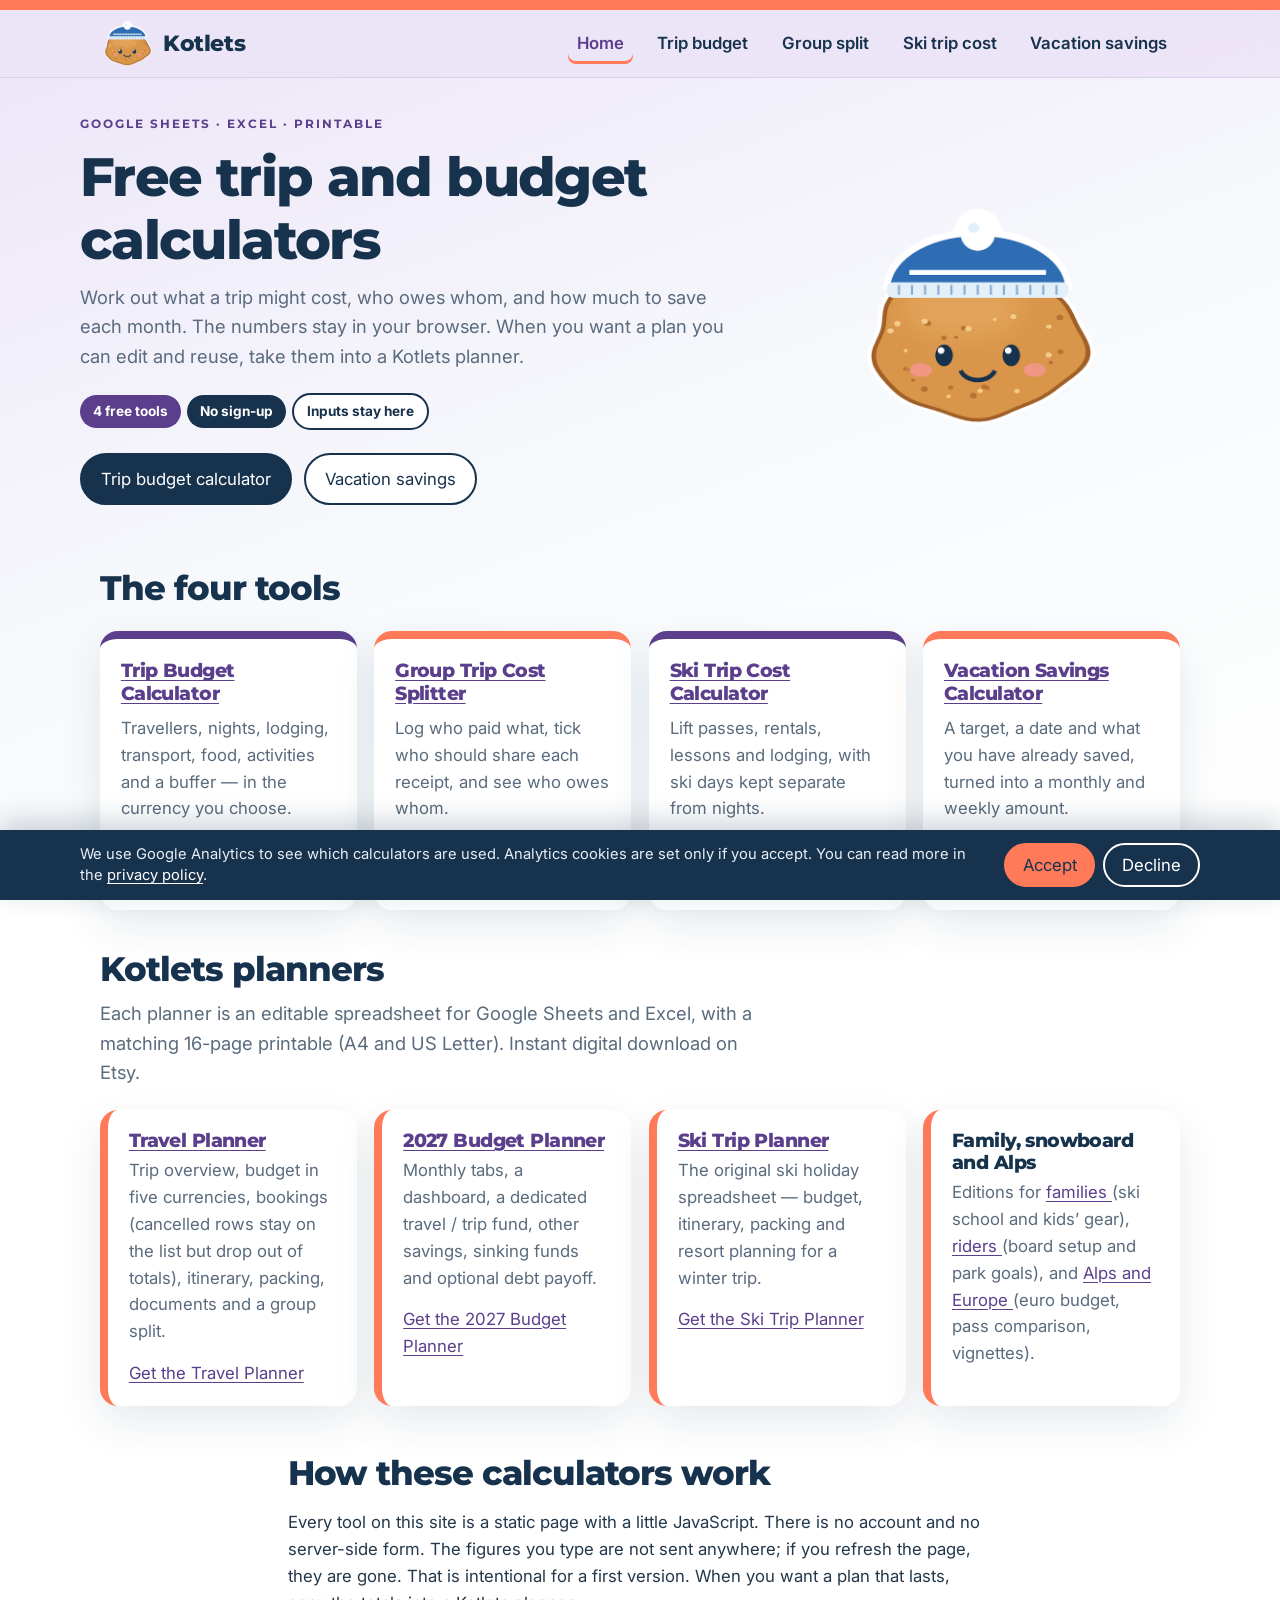
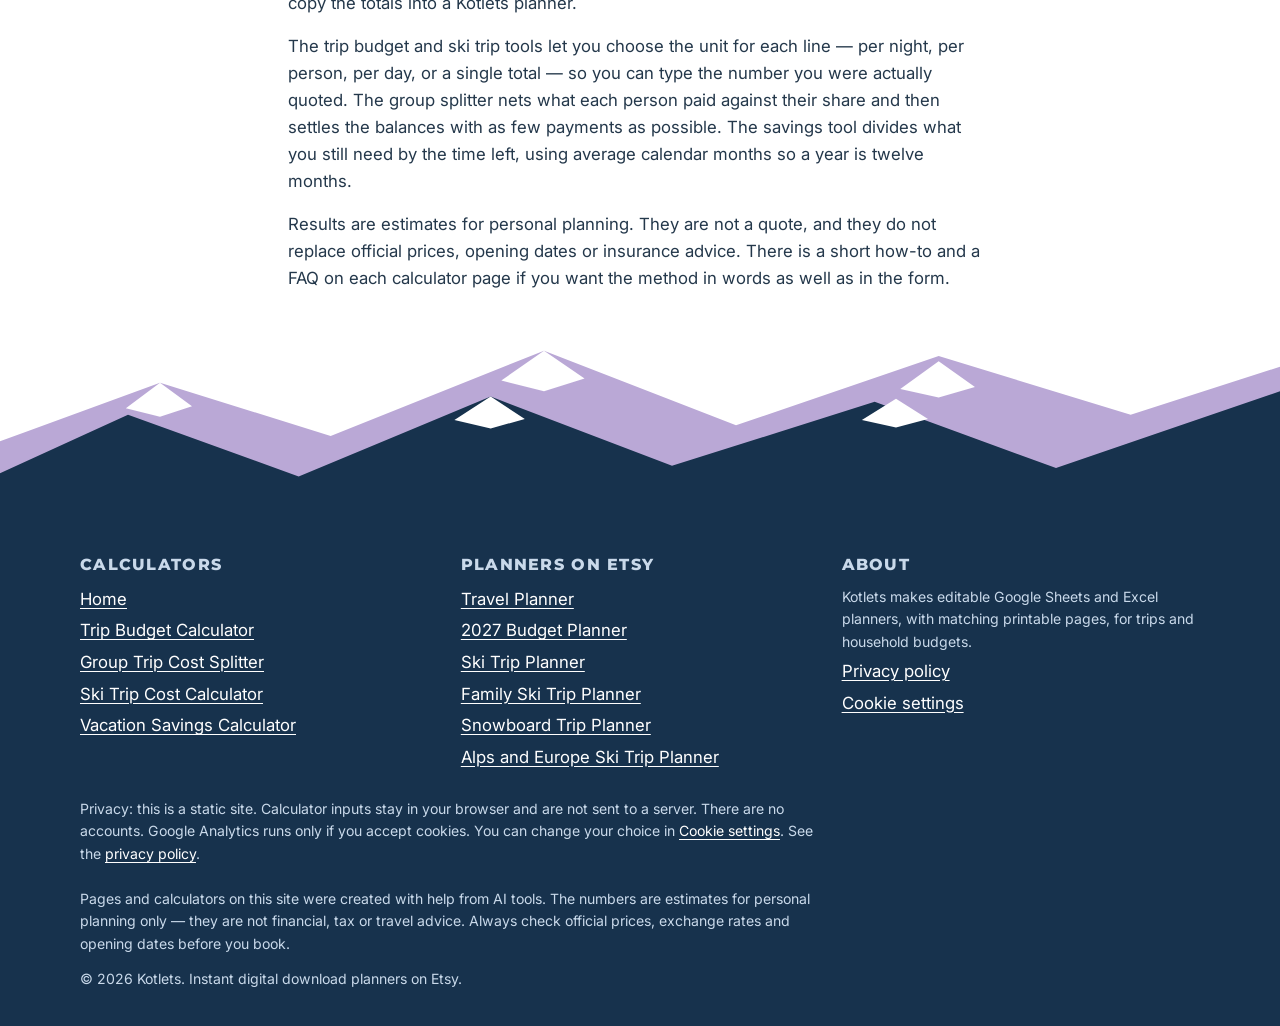
<file: index.html>
<!DOCTYPE html>
<html lang="en">
<head>
  <meta charset="utf-8">
  <meta name="viewport" content="width=device-width, initial-scale=1">
  <title>Free Trip and Budget Calculators | Kotlets</title>
  <meta name="description" content="Free trip budget, group cost split, ski trip cost and vacation savings calculators from Kotlets, plus Google Sheets and Excel planners on Etsy.">
  <link rel="canonical" href="https://downloadplanner.com/">
  <meta name="robots" content="index,follow">
  <meta name="theme-color" content="#17324D">
  <meta property="og:type" content="website">
  <meta property="og:site_name" content="Kotlets">
  <meta property="og:title" content="Free Trip and Budget Calculators | Kotlets">
  <meta property="og:description" content="Free trip budget, group cost split, ski trip cost and vacation savings calculators from Kotlets, plus Google Sheets and Excel planners on Etsy.">
  <meta property="og:url" content="https://downloadplanner.com/">
  <meta property="og:image" content="https://downloadplanner.com/img/og-image.png">
  <meta property="og:image:width" content="1200">
  <meta property="og:image:height" content="630">
  <meta name="twitter:card" content="summary_large_image">
  <meta name="twitter:title" content="Free Trip and Budget Calculators | Kotlets">
  <meta name="twitter:description" content="Free trip budget, group cost split, ski trip cost and vacation savings calculators from Kotlets, plus Google Sheets and Excel planners on Etsy.">
  <meta name="twitter:image" content="https://downloadplanner.com/img/og-image.png">
  <link rel="icon" href="img/favicon-32.png" type="image/png" sizes="32x32">
  <link rel="icon" href="img/favicon.png" type="image/png" sizes="48x48">
  <link rel="apple-touch-icon" href="img/apple-touch-icon.png">
  <link rel="stylesheet" href="css/styles.css">
  <script src="js/analytics.js"></script>
  <script type="application/ld+json">{"@context": "https://schema.org", "@graph": [{"@type": "Organization", "@id": "https://downloadplanner.com/#org", "name": "Kotlets", "url": "https://downloadplanner.com/", "logo": "https://downloadplanner.com/img/logo.png", "description": "Digital travel and budget planners for Google Sheets and Excel, plus free trip calculators."}, {"@type": "WebSite", "@id": "https://downloadplanner.com/#site", "url": "https://downloadplanner.com/", "name": "Kotlets", "publisher": {"@id": "https://downloadplanner.com/#org"}}, {"@type": "CollectionPage", "@id": "https://downloadplanner.com/#home", "name": "Free trip and budget calculators", "url": "https://downloadplanner.com/", "isPartOf": {"@id": "https://downloadplanner.com/#site"}}]}</script>
</head>
<body>
  <a class="skip" href="#content">Skip to content</a>
  <div class="topbar" aria-hidden="true"></div>
  <header class="site-header">
    <div class="header-inner">
      <a class="brand" href="index.html">
        <img src="img/mascot.png" width="48" height="45" alt="">
        <span class="brand-name">Kotlets</span>
      </a>
      <button class="nav-toggle" type="button" aria-controls="site-nav" aria-expanded="false" aria-label="Open menu">
        <span class="bars" aria-hidden="true"></span>
      </button>
      <nav class="nav" id="site-nav" aria-label="Primary">
        <ul><li><a href="index.html" aria-current="page">Home</a></li><li><a href="trip-budget-calculator.html">Trip budget</a></li><li><a href="group-trip-cost-splitter.html">Group split</a></li><li><a href="ski-trip-cost-calculator.html">Ski trip cost</a></li><li><a href="vacation-savings-calculator.html">Vacation savings</a></li></ul>
      </nav>
    </div>
  </header>

  <main id="content">
    <section class="hero wrap">
      <div class="hero-grid">
        <div>
          <p class="kicker">Google Sheets · Excel · Printable</p>
          <h1>Free trip and budget calculators</h1>
          <p class="lede">Work out what a trip might cost, who owes whom, and how much to save each month. The numbers stay in your browser. When you want a plan you can edit and reuse, take them into a Kotlets planner.</p>
          <p><span class="pill">4 free tools</span><span class="pill navy">No sign-up</span><span class="pill line">Inputs stay here</span></p>
          <div class="btn-row">
            <a class="btn" href="trip-budget-calculator.html">Trip budget calculator</a>
            <a class="btn btn-ghost" href="vacation-savings-calculator.html">Vacation savings</a>
          </div>
        </div>
        <div>
          <img class="mascot" src="img/mascot.png" width="230" height="218" alt="Kotlets mascot, a cheerful breaded cutlet in a blue beanie">
        </div>
      </div>
    </section>

    <section class="wrap tools" aria-labelledby="tools-h">
      <h2 id="tools-h">The four tools</h2>
      <div class="grid tools">
        <article class="card tool-card">
          <h3><a href="trip-budget-calculator.html">Trip Budget Calculator</a></h3>
          <p>Travellers, nights, lodging, transport, food, activities and a buffer — in the currency you choose.</p>
          <a class="btn" href="trip-budget-calculator.html">Open the calculator</a>
        </article>
        <article class="card tool-card alt">
          <h3><a href="group-trip-cost-splitter.html">Group Trip Cost Splitter</a></h3>
          <p>Log who paid what, tick who should share each receipt, and see who owes whom.</p>
          <a class="btn" href="group-trip-cost-splitter.html">Open the splitter</a>
        </article>
        <article class="card tool-card">
          <h3><a href="ski-trip-cost-calculator.html">Ski Trip Cost Calculator</a></h3>
          <p>Lift passes, rentals, lessons and lodging, with ski days kept separate from nights.</p>
          <a class="btn" href="ski-trip-cost-calculator.html">Open the calculator</a>
        </article>
        <article class="card tool-card alt">
          <h3><a href="vacation-savings-calculator.html">Vacation Savings Calculator</a></h3>
          <p>A target, a date and what you have already saved, turned into a monthly and weekly amount.</p>
          <a class="btn" href="vacation-savings-calculator.html">Open the calculator</a>
        </article>
      </div>
    </section>

    <section class="wrap showcase" aria-labelledby="planners-h">
      <h2 id="planners-h">Kotlets planners</h2>
      <p class="lede">Each planner is an editable spreadsheet for Google Sheets and Excel, with a matching 16-page printable (A4 and US Letter). Instant digital download on Etsy.</p>
      <div class="grid showcase-grid">
        <article class="planner">
          <h3><a href="https://www.etsy.com/listing/4614671910/travel-planner-spreadsheet-google-sheets" rel="noopener" target="_blank">Travel Planner <span class="visually-hidden">(opens in a new tab)</span></a></h3>
          <p>Trip overview, budget in five currencies, bookings (cancelled rows stay on the list but drop out of totals), itinerary, packing, documents and a group split.</p>
          <a href="https://www.etsy.com/listing/4614671910/travel-planner-spreadsheet-google-sheets" rel="noopener" target="_blank">Get the Travel Planner <span class="visually-hidden">(opens in a new tab)</span></a>
        </article>
        <article class="planner">
          <h3><a href="https://www.etsy.com/listing/4614656729/2027-budget-planner-google-sheets-excel" rel="noopener" target="_blank">2027 Budget Planner <span class="visually-hidden">(opens in a new tab)</span></a></h3>
          <p>Monthly tabs, a dashboard, a dedicated travel / trip fund, other savings, sinking funds and optional debt payoff.</p>
          <a href="https://www.etsy.com/listing/4614656729/2027-budget-planner-google-sheets-excel" rel="noopener" target="_blank">Get the 2027 Budget Planner <span class="visually-hidden">(opens in a new tab)</span></a>
        </article>
        <article class="planner">
          <h3><a href="https://www.etsy.com/listing/4603663745" rel="noopener" target="_blank">Ski Trip Planner <span class="visually-hidden">(opens in a new tab)</span></a></h3>
          <p>The original ski holiday spreadsheet — budget, itinerary, packing and resort planning for a winter trip.</p>
          <a href="https://www.etsy.com/listing/4603663745" rel="noopener" target="_blank">Get the Ski Trip Planner <span class="visually-hidden">(opens in a new tab)</span></a>
        </article>
        <article class="planner">
          <h3>Family, snowboard and Alps</h3>
          <p>Editions for <a href="https://www.etsy.com/listing/4604086456" rel="noopener" target="_blank">families <span class="visually-hidden">(opens in a new tab)</span></a> (ski school and kids’ gear), <a href="https://www.etsy.com/listing/4604087324" rel="noopener" target="_blank">riders <span class="visually-hidden">(opens in a new tab)</span></a> (board setup and park goals), and <a href="https://www.etsy.com/listing/4604064801" rel="noopener" target="_blank">Alps and Europe <span class="visually-hidden">(opens in a new tab)</span></a> (euro budget, pass comparison, vignettes).</p>
        </article>
      </div>
    </section>

    <article class="prose">
      <h2>How these calculators work</h2>
      <p>Every tool on this site is a static page with a little JavaScript. There is no account and no server-side form. The figures you type are not sent anywhere; if you refresh the page, they are gone. That is intentional for a first version. When you want a plan that lasts, copy the totals into a Kotlets planner.</p>
      <p>The trip budget and ski trip tools let you choose the unit for each line — per night, per person, per day, or a single total — so you can type the number you were actually quoted. The group splitter nets what each person paid against their share and then settles the balances with as few payments as possible. The savings tool divides what you still need by the time left, using average calendar months so a year is twelve months.</p>
      <p>Results are estimates for personal planning. They are not a quote, and they do not replace official prices, opening dates or insurance advice. There is a short how-to and a FAQ on each calculator page if you want the method in words as well as in the form.</p>
    </article>
  </main>

  <footer class="site-footer">
    <svg class="mtn" viewBox="0 0 1200 180" xmlns="http://www.w3.org/2000/svg" aria-hidden="true" focusable="false" preserveAspectRatio="none">
  <path fill="#BAA8D6" d="M0 180V95l150-55 160 50 200-80 180 70 190-65 180 55 140-45V180Z"/>
  <path fill="#17324D" d="M0 180V125l120-55 160 58 180-75 170 65 190-60 170 62 210-72V180Z"/>
  <path fill="#fff" d="M150 40l-32 24 32 8 30-10zM510 10l-40 28 40 10 38-12zM880 20l-36 26 36 8 34-10zM460 53l-34 22 34 8 32-9zM840 55l-32 20 32 7 30-8z"/>
</svg>
    <div class="foot-body">
      <div class="foot-inner">
        <div class="foot-grid">
          <div>
            <h2>Calculators</h2>
            <ul><li><a href="index.html">Home</a></li><li><a href="trip-budget-calculator.html">Trip Budget Calculator</a></li><li><a href="group-trip-cost-splitter.html">Group Trip Cost Splitter</a></li><li><a href="ski-trip-cost-calculator.html">Ski Trip Cost Calculator</a></li><li><a href="vacation-savings-calculator.html">Vacation Savings Calculator</a></li></ul>
          </div>
          <div>
            <h2>Planners on Etsy</h2>
            <ul>
              <li><a href="https://www.etsy.com/listing/4614671910/travel-planner-spreadsheet-google-sheets" rel="noopener" target="_blank">Travel Planner <span class="visually-hidden">(opens in a new tab)</span></a></li>
              <li><a href="https://www.etsy.com/listing/4614656729/2027-budget-planner-google-sheets-excel" rel="noopener" target="_blank">2027 Budget Planner <span class="visually-hidden">(opens in a new tab)</span></a></li>
              <li><a href="https://www.etsy.com/listing/4603663745" rel="noopener" target="_blank">Ski Trip Planner <span class="visually-hidden">(opens in a new tab)</span></a></li>
              <li><a href="https://www.etsy.com/listing/4604086456" rel="noopener" target="_blank">Family Ski Trip Planner <span class="visually-hidden">(opens in a new tab)</span></a></li>
              <li><a href="https://www.etsy.com/listing/4604087324" rel="noopener" target="_blank">Snowboard Trip Planner <span class="visually-hidden">(opens in a new tab)</span></a></li>
              <li><a href="https://www.etsy.com/listing/4604064801" rel="noopener" target="_blank">Alps and Europe Ski Trip Planner <span class="visually-hidden">(opens in a new tab)</span></a></li>
            </ul>
          </div>
          <div>
            <h2>About</h2>
            <p class="fine" style="margin-top:0">Kotlets makes editable Google Sheets and Excel planners, with matching printable pages, for trips and household budgets.</p>
            <ul>
              <li><a href="privacy.html">Privacy policy</a></li>
              <li><a href="privacy.html#cookies" class="js-cookie-settings">Cookie settings</a></li>
            </ul>
          </div>
        </div>
        <p class="fine" id="privacy">Privacy: this is a static site. Calculator inputs stay in your browser and are not sent to a server. There are no accounts. Google Analytics runs only if you accept cookies. You can change your choice in <a href="privacy.html#cookies" class="js-cookie-settings">Cookie settings</a>. See the <a href="privacy.html">privacy policy</a>.</p>
        <p class="fine">Pages and calculators on this site were created with help from AI tools. The numbers are estimates for personal planning only — they are not financial, tax or travel advice. Always check official prices, exchange rates and opening dates before you book.</p>
        <p class="copy">© <span id="year">2026</span> Kotlets. Instant digital download planners on Etsy.</p>
      </div>
    </div>
  </footer>
  <script src="js/calc.js" defer></script>
  <script src="js/app.js" defer></script>
</body>
</html>
</file>
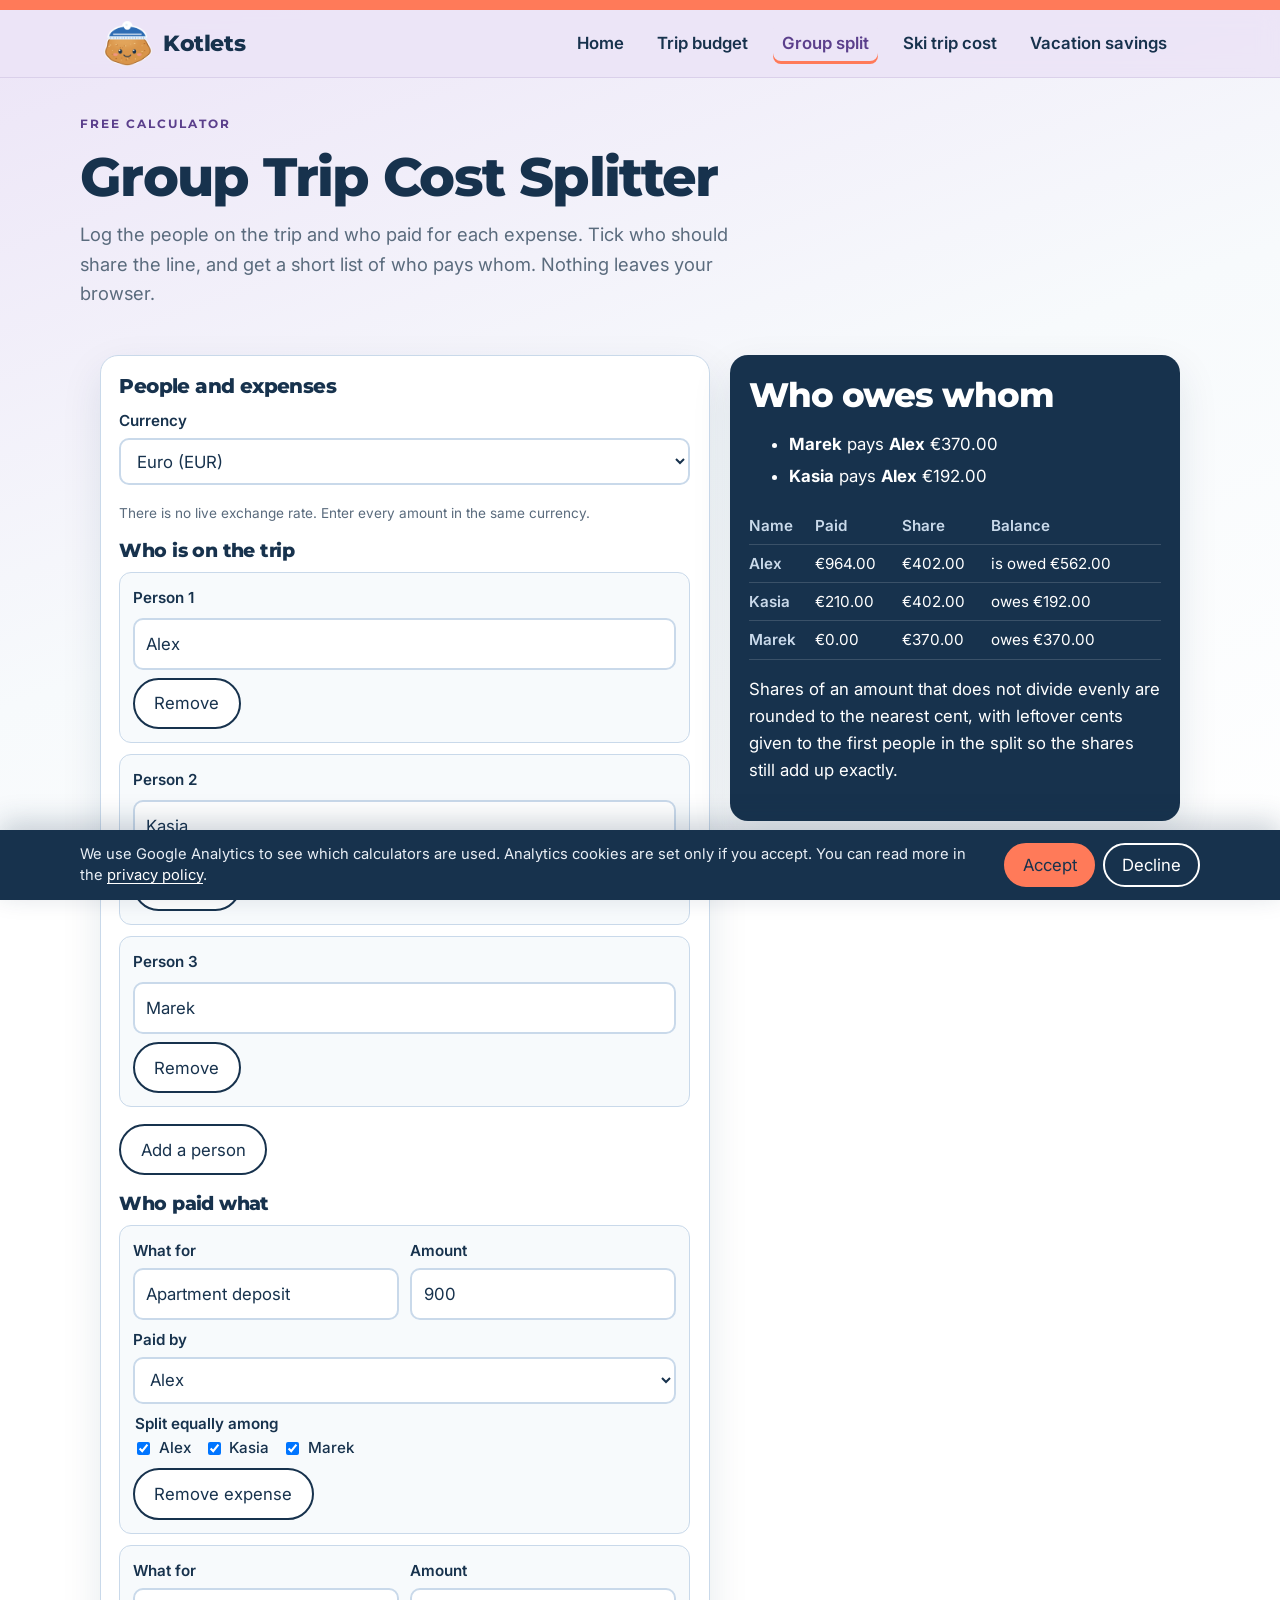
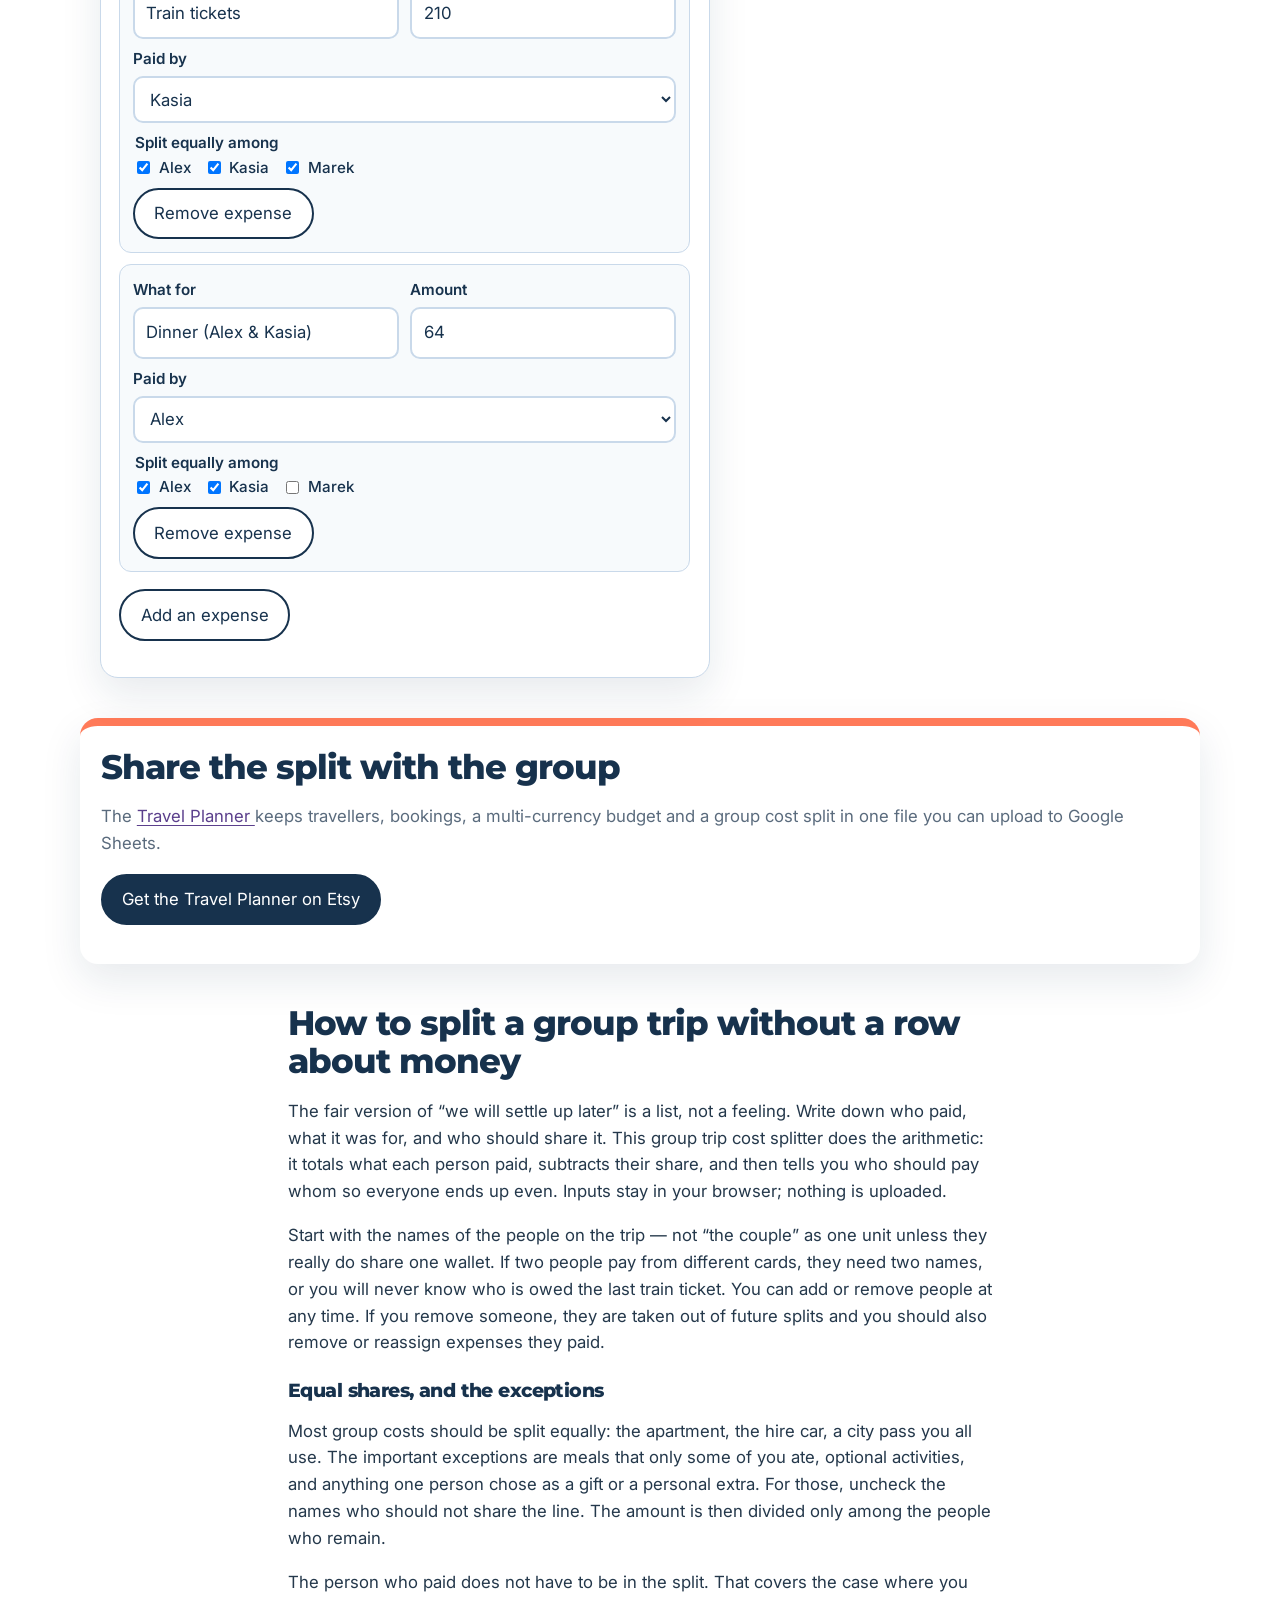
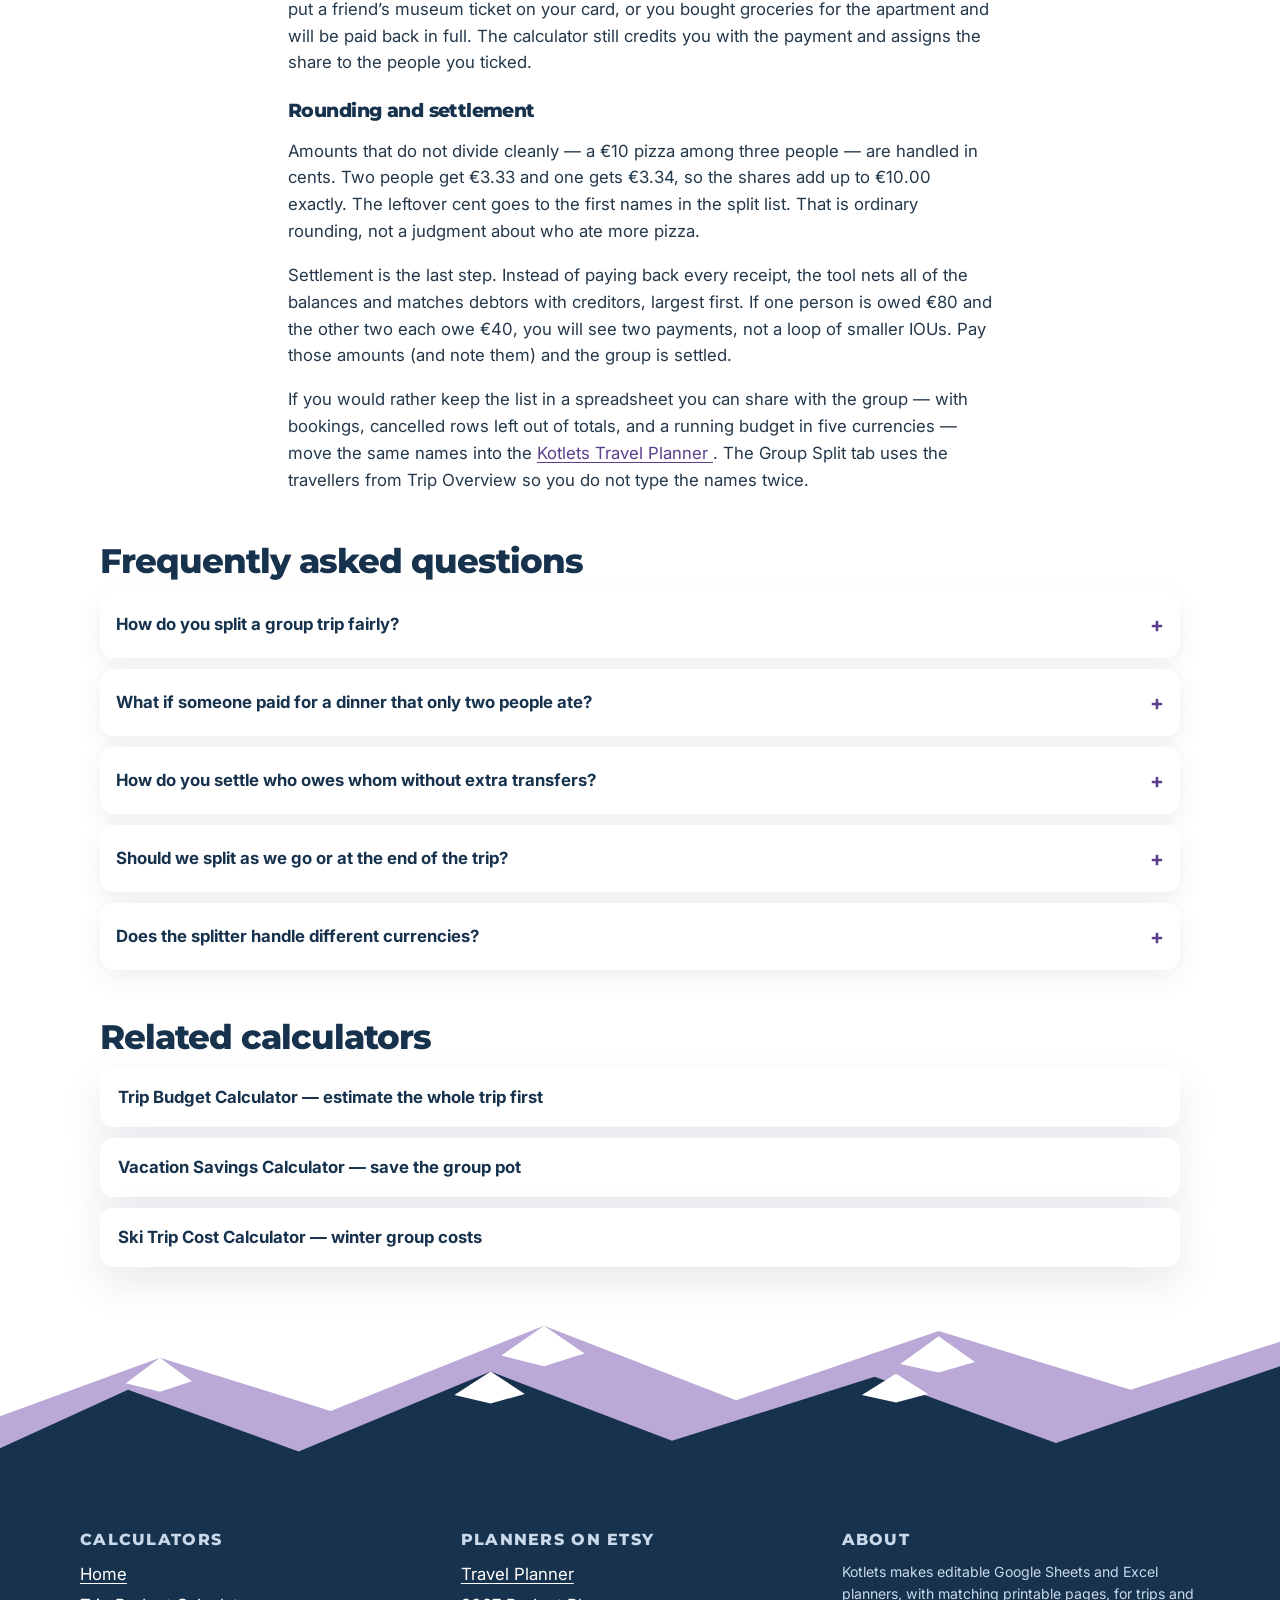
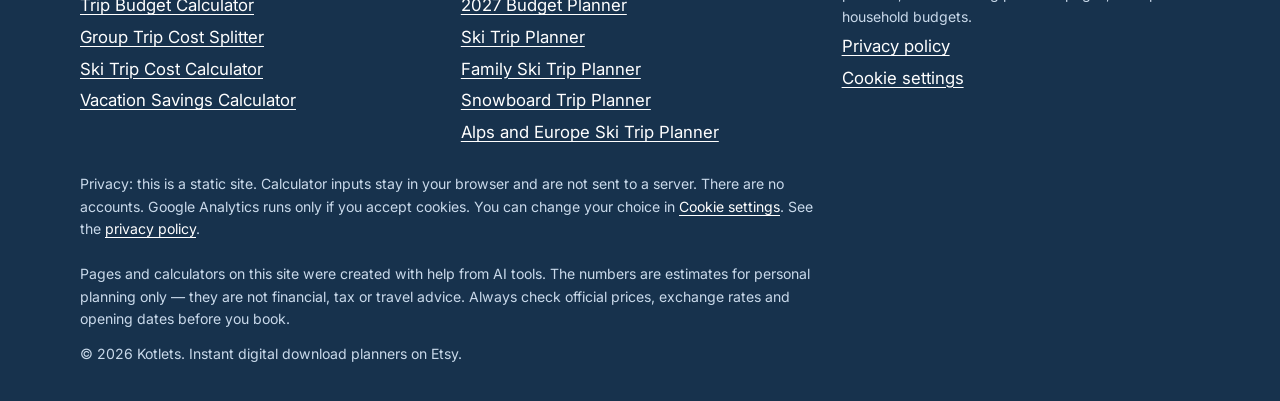
<file: group-trip-cost-splitter.html>
<!DOCTYPE html>
<html lang="en">
<head>
  <meta charset="utf-8">
  <meta name="viewport" content="width=device-width, initial-scale=1">
  <title>Group Trip Cost Splitter — Who Owes Whom | Kotlets</title>
  <meta name="description" content="Free group trip cost splitter: log who paid what, choose who shares each expense, and see who owes whom with as few payments as possible.">
  <link rel="canonical" href="https://downloadplanner.com/group-trip-cost-splitter.html">
  <meta name="robots" content="index,follow">
  <meta name="theme-color" content="#17324D">
  <meta property="og:type" content="website">
  <meta property="og:site_name" content="Kotlets">
  <meta property="og:title" content="Group Trip Cost Splitter — Who Owes Whom | Kotlets">
  <meta property="og:description" content="Free group trip cost splitter: log who paid what, choose who shares each expense, and see who owes whom with as few payments as possible.">
  <meta property="og:url" content="https://downloadplanner.com/group-trip-cost-splitter.html">
  <meta property="og:image" content="https://downloadplanner.com/img/og-image.png">
  <meta property="og:image:width" content="1200">
  <meta property="og:image:height" content="630">
  <meta name="twitter:card" content="summary_large_image">
  <meta name="twitter:title" content="Group Trip Cost Splitter — Who Owes Whom | Kotlets">
  <meta name="twitter:description" content="Free group trip cost splitter: log who paid what, choose who shares each expense, and see who owes whom with as few payments as possible.">
  <meta name="twitter:image" content="https://downloadplanner.com/img/og-image.png">
  <link rel="icon" href="img/favicon-32.png" type="image/png" sizes="32x32">
  <link rel="icon" href="img/favicon.png" type="image/png" sizes="48x48">
  <link rel="apple-touch-icon" href="img/apple-touch-icon.png">
  <link rel="stylesheet" href="css/styles.css">
  <script src="js/analytics.js"></script>
  <script type="application/ld+json">{"@context": "https://schema.org", "@graph": [{"@type": "Organization", "@id": "https://downloadplanner.com/#org", "name": "Kotlets", "url": "https://downloadplanner.com/", "logo": "https://downloadplanner.com/img/logo.png", "description": "Digital travel and budget planners for Google Sheets and Excel, plus free trip calculators."}, {"@type": "WebSite", "@id": "https://downloadplanner.com/#site", "url": "https://downloadplanner.com/", "name": "Kotlets", "publisher": {"@id": "https://downloadplanner.com/#org"}}, {"@type": "WebApplication", "@id": "https://downloadplanner.com/group-trip-cost-splitter.html#app", "name": "Group Trip Cost Splitter", "url": "https://downloadplanner.com/group-trip-cost-splitter.html", "applicationCategory": "FinanceApplication", "operatingSystem": "Any", "offers": {"@type": "Offer", "price": "0", "priceCurrency": "EUR"}, "description": "Free group trip cost splitter: log who paid what, choose who shares each expense, and see who owes whom with as few payments as possible.", "publisher": {"@id": "https://downloadplanner.com/#org"}, "browserRequirements": "Requires JavaScript.", "isAccessibleForFree": true}, {"@type": "BreadcrumbList", "itemListElement": [{"@type": "ListItem", "position": 1, "name": "Home", "item": "https://downloadplanner.com/"}, {"@type": "ListItem", "position": 2, "name": "Group Trip Cost Splitter", "item": "https://downloadplanner.com/group-trip-cost-splitter.html"}]}, {"@type": "FAQPage", "@id": "https://downloadplanner.com/group-trip-cost-splitter.html#faq", "url": "https://downloadplanner.com/group-trip-cost-splitter.html", "mainEntity": [{"@type": "Question", "name": "How do you split a group trip fairly?", "acceptedAnswer": {"@type": "Answer", "text": "Add up what each person paid, then give each person an equal share of the expenses they actually took part in. The difference is the balance: a positive balance means they are owed money, a negative balance means they owe. This splitter then settles those balances with as few payments as possible."}}, {"@type": "Question", "name": "What if someone paid for a dinner that only two people ate?", "acceptedAnswer": {"@type": "Answer", "text": "Uncheck the people who should not share that expense. The amount is divided only among the names that remain. The person who paid can be in the split, or not — for example if they paid for two friends and were not eating themselves."}}, {"@type": "Question", "name": "How do you settle who owes whom without extra transfers?", "acceptedAnswer": {"@type": "Answer", "text": "The tool nets everything first, then matches the people who owe with the people who are owed, largest balances first. In a typical three-person trip you get one or two payments, not a web of IOUs for every receipt."}}, {"@type": "Question", "name": "Should we split as we go or at the end of the trip?", "acceptedAnswer": {"@type": "Answer", "text": "Either works. Logging receipts as you go is easier than reconstructing a week from memory. You can still make one settlement on the last morning, or when you are home and the last card payment has landed."}}, {"@type": "Question", "name": "Does the splitter handle different currencies?", "acceptedAnswer": {"@type": "Answer", "text": "Enter every amount in one currency. If a lunch was in zloty and the apartment was in euros, convert the lunch first. The Travel Planner can store each expense in its own currency and convert with rates you type in."}}]}]}</script>
</head>
<body>
  <a class="skip" href="#calculator">Skip to calculator</a>
  <div class="topbar" aria-hidden="true"></div>
  <header class="site-header">
    <div class="header-inner">
      <a class="brand" href="index.html">
        <img src="img/mascot.png" width="48" height="45" alt="">
        <span class="brand-name">Kotlets</span>
      </a>
      <button class="nav-toggle" type="button" aria-controls="site-nav" aria-expanded="false" aria-label="Open menu">
        <span class="bars" aria-hidden="true"></span>
      </button>
      <nav class="nav" id="site-nav" aria-label="Primary">
        <ul><li><a href="index.html">Home</a></li><li><a href="trip-budget-calculator.html">Trip budget</a></li><li><a href="group-trip-cost-splitter.html" aria-current="page">Group split</a></li><li><a href="ski-trip-cost-calculator.html">Ski trip cost</a></li><li><a href="vacation-savings-calculator.html">Vacation savings</a></li></ul>
      </nav>
    </div>
  </header>

  <main>
    <section class="hero wrap">
      <p class="kicker">Free calculator</p>
      <h1>Group Trip Cost Splitter</h1>
      <p class="lede">Log the people on the trip and who paid for each expense. Tick who should share the line, and get a short list of who pays whom. Nothing leaves your browser.</p>
    </section>
    <div id="calculator" class="wrap">
      <div id="split-app"></div>
    </div>
    <section class="cta-box wrap">
      <h2>Share the split with the group</h2>
      <p>The <a href="https://www.etsy.com/listing/4614671910/travel-planner-spreadsheet-google-sheets" rel="noopener" target="_blank">Travel Planner <span class="visually-hidden">(opens in a new tab)</span></a> keeps travellers, bookings, a multi-currency budget and a group cost split in one file you can upload to Google Sheets.</p>
      <p class="btn-row"><a class="btn" href="https://www.etsy.com/listing/4614671910/travel-planner-spreadsheet-google-sheets" rel="noopener" target="_blank">Get the Travel Planner on Etsy <span class="visually-hidden">(opens in a new tab)</span></a></p>
    </section>
    
<article class="prose" id="guide">
  <h2>How to split a group trip without a row about money</h2>
  <p>The fair version of “we will settle up later” is a list, not a feeling. Write down who paid, what it was for, and who should share it. This group trip cost splitter does the arithmetic: it totals what each person paid, subtracts their share, and then tells you who should pay whom so everyone ends up even. Inputs stay in your browser; nothing is uploaded.</p>
  <p>Start with the names of the people on the trip — not “the couple” as one unit unless they really do share one wallet. If two people pay from different cards, they need two names, or you will never know who is owed the last train ticket. You can add or remove people at any time. If you remove someone, they are taken out of future splits and you should also remove or reassign expenses they paid.</p>
  <h3>Equal shares, and the exceptions</h3>
  <p>Most group costs should be split equally: the apartment, the hire car, a city pass you all use. The important exceptions are meals that only some of you ate, optional activities, and anything one person chose as a gift or a personal extra. For those, uncheck the names who should not share the line. The amount is then divided only among the people who remain.</p>
  <p>The person who paid does not have to be in the split. That covers the case where you put a friend’s museum ticket on your card, or you bought groceries for the apartment and will be paid back in full. The calculator still credits you with the payment and assigns the share to the people you ticked.</p>
  <h3>Rounding and settlement</h3>
  <p>Amounts that do not divide cleanly — a €10 pizza among three people — are handled in cents. Two people get €3.33 and one gets €3.34, so the shares add up to €10.00 exactly. The leftover cent goes to the first names in the split list. That is ordinary rounding, not a judgment about who ate more pizza.</p>
  <p>Settlement is the last step. Instead of paying back every receipt, the tool nets all of the balances and matches debtors with creditors, largest first. If one person is owed €80 and the other two each owe €40, you will see two payments, not a loop of smaller IOUs. Pay those amounts (and note them) and the group is settled.</p>
  <p>If you would rather keep the list in a spreadsheet you can share with the group — with bookings, cancelled rows left out of totals, and a running budget in five currencies — move the same names into the <a href="https://www.etsy.com/listing/4614671910/travel-planner-spreadsheet-google-sheets" rel="noopener" target="_blank">Kotlets Travel Planner <span class="visually-hidden">(opens in a new tab)</span></a>. The Group Split tab uses the travellers from Trip Overview so you do not type the names twice.</p>
</article>

    <section class='faq wrap' id='faq' aria-labelledby='faq-h'><h2 id='faq-h'>Frequently asked questions</h2><details><summary>How do you split a group trip fairly?</summary><p>Add up what each person paid, then give each person an equal share of the expenses they actually took part in. The difference is the balance: a positive balance means they are owed money, a negative balance means they owe. This splitter then settles those balances with as few payments as possible.</p></details><details><summary>What if someone paid for a dinner that only two people ate?</summary><p>Uncheck the people who should not share that expense. The amount is divided only among the names that remain. The person who paid can be in the split, or not — for example if they paid for two friends and were not eating themselves.</p></details><details><summary>How do you settle who owes whom without extra transfers?</summary><p>The tool nets everything first, then matches the people who owe with the people who are owed, largest balances first. In a typical three-person trip you get one or two payments, not a web of IOUs for every receipt.</p></details><details><summary>Should we split as we go or at the end of the trip?</summary><p>Either works. Logging receipts as you go is easier than reconstructing a week from memory. You can still make one settlement on the last morning, or when you are home and the last card payment has landed.</p></details><details><summary>Does the splitter handle different currencies?</summary><p>Enter every amount in one currency. If a lunch was in zloty and the apartment was in euros, convert the lunch first. The <a href="https://www.etsy.com/listing/4614671910/travel-planner-spreadsheet-google-sheets" rel="noopener" target="_blank">Travel Planner <span class="visually-hidden">(opens in a new tab)</span></a> can store each expense in its own currency and convert with rates you type in.</p></details></section>
    <section class="related wrap" aria-labelledby="related-h"><h2 id="related-h">Related calculators</h2><ul><li><a href="trip-budget-calculator.html">Trip Budget Calculator — estimate the whole trip first</a></li><li><a href="vacation-savings-calculator.html">Vacation Savings Calculator — save the group pot</a></li><li><a href="ski-trip-cost-calculator.html">Ski Trip Cost Calculator — winter group costs</a></li></ul></section>
  </main>

  <footer class="site-footer">
    <svg class="mtn" viewBox="0 0 1200 180" xmlns="http://www.w3.org/2000/svg" aria-hidden="true" focusable="false" preserveAspectRatio="none">
  <path fill="#BAA8D6" d="M0 180V95l150-55 160 50 200-80 180 70 190-65 180 55 140-45V180Z"/>
  <path fill="#17324D" d="M0 180V125l120-55 160 58 180-75 170 65 190-60 170 62 210-72V180Z"/>
  <path fill="#fff" d="M150 40l-32 24 32 8 30-10zM510 10l-40 28 40 10 38-12zM880 20l-36 26 36 8 34-10zM460 53l-34 22 34 8 32-9zM840 55l-32 20 32 7 30-8z"/>
</svg>
    <div class="foot-body">
      <div class="foot-inner">
        <div class="foot-grid">
          <div>
            <h2>Calculators</h2>
            <ul><li><a href="index.html">Home</a></li><li><a href="trip-budget-calculator.html">Trip Budget Calculator</a></li><li><a href="group-trip-cost-splitter.html">Group Trip Cost Splitter</a></li><li><a href="ski-trip-cost-calculator.html">Ski Trip Cost Calculator</a></li><li><a href="vacation-savings-calculator.html">Vacation Savings Calculator</a></li></ul>
          </div>
          <div>
            <h2>Planners on Etsy</h2>
            <ul>
              <li><a href="https://www.etsy.com/listing/4614671910/travel-planner-spreadsheet-google-sheets" rel="noopener" target="_blank">Travel Planner <span class="visually-hidden">(opens in a new tab)</span></a></li>
              <li><a href="https://www.etsy.com/listing/4614656729/2027-budget-planner-google-sheets-excel" rel="noopener" target="_blank">2027 Budget Planner <span class="visually-hidden">(opens in a new tab)</span></a></li>
              <li><a href="https://www.etsy.com/listing/4603663745" rel="noopener" target="_blank">Ski Trip Planner <span class="visually-hidden">(opens in a new tab)</span></a></li>
              <li><a href="https://www.etsy.com/listing/4604086456" rel="noopener" target="_blank">Family Ski Trip Planner <span class="visually-hidden">(opens in a new tab)</span></a></li>
              <li><a href="https://www.etsy.com/listing/4604087324" rel="noopener" target="_blank">Snowboard Trip Planner <span class="visually-hidden">(opens in a new tab)</span></a></li>
              <li><a href="https://www.etsy.com/listing/4604064801" rel="noopener" target="_blank">Alps and Europe Ski Trip Planner <span class="visually-hidden">(opens in a new tab)</span></a></li>
            </ul>
          </div>
          <div>
            <h2>About</h2>
            <p class="fine" style="margin-top:0">Kotlets makes editable Google Sheets and Excel planners, with matching printable pages, for trips and household budgets.</p>
            <ul>
              <li><a href="privacy.html">Privacy policy</a></li>
              <li><a href="privacy.html#cookies" class="js-cookie-settings">Cookie settings</a></li>
            </ul>
          </div>
        </div>
        <p class="fine" id="privacy">Privacy: this is a static site. Calculator inputs stay in your browser and are not sent to a server. There are no accounts. Google Analytics runs only if you accept cookies. You can change your choice in <a href="privacy.html#cookies" class="js-cookie-settings">Cookie settings</a>. See the <a href="privacy.html">privacy policy</a>.</p>
        <p class="fine">Pages and calculators on this site were created with help from AI tools. The numbers are estimates for personal planning only — they are not financial, tax or travel advice. Always check official prices, exchange rates and opening dates before you book.</p>
        <p class="copy">© <span id="year">2026</span> Kotlets. Instant digital download planners on Etsy.</p>
      </div>
    </div>
  </footer>
  <script src="js/calc.js" defer></script>
  <script src="js/app.js" defer></script>
</body>
</html>
</file>
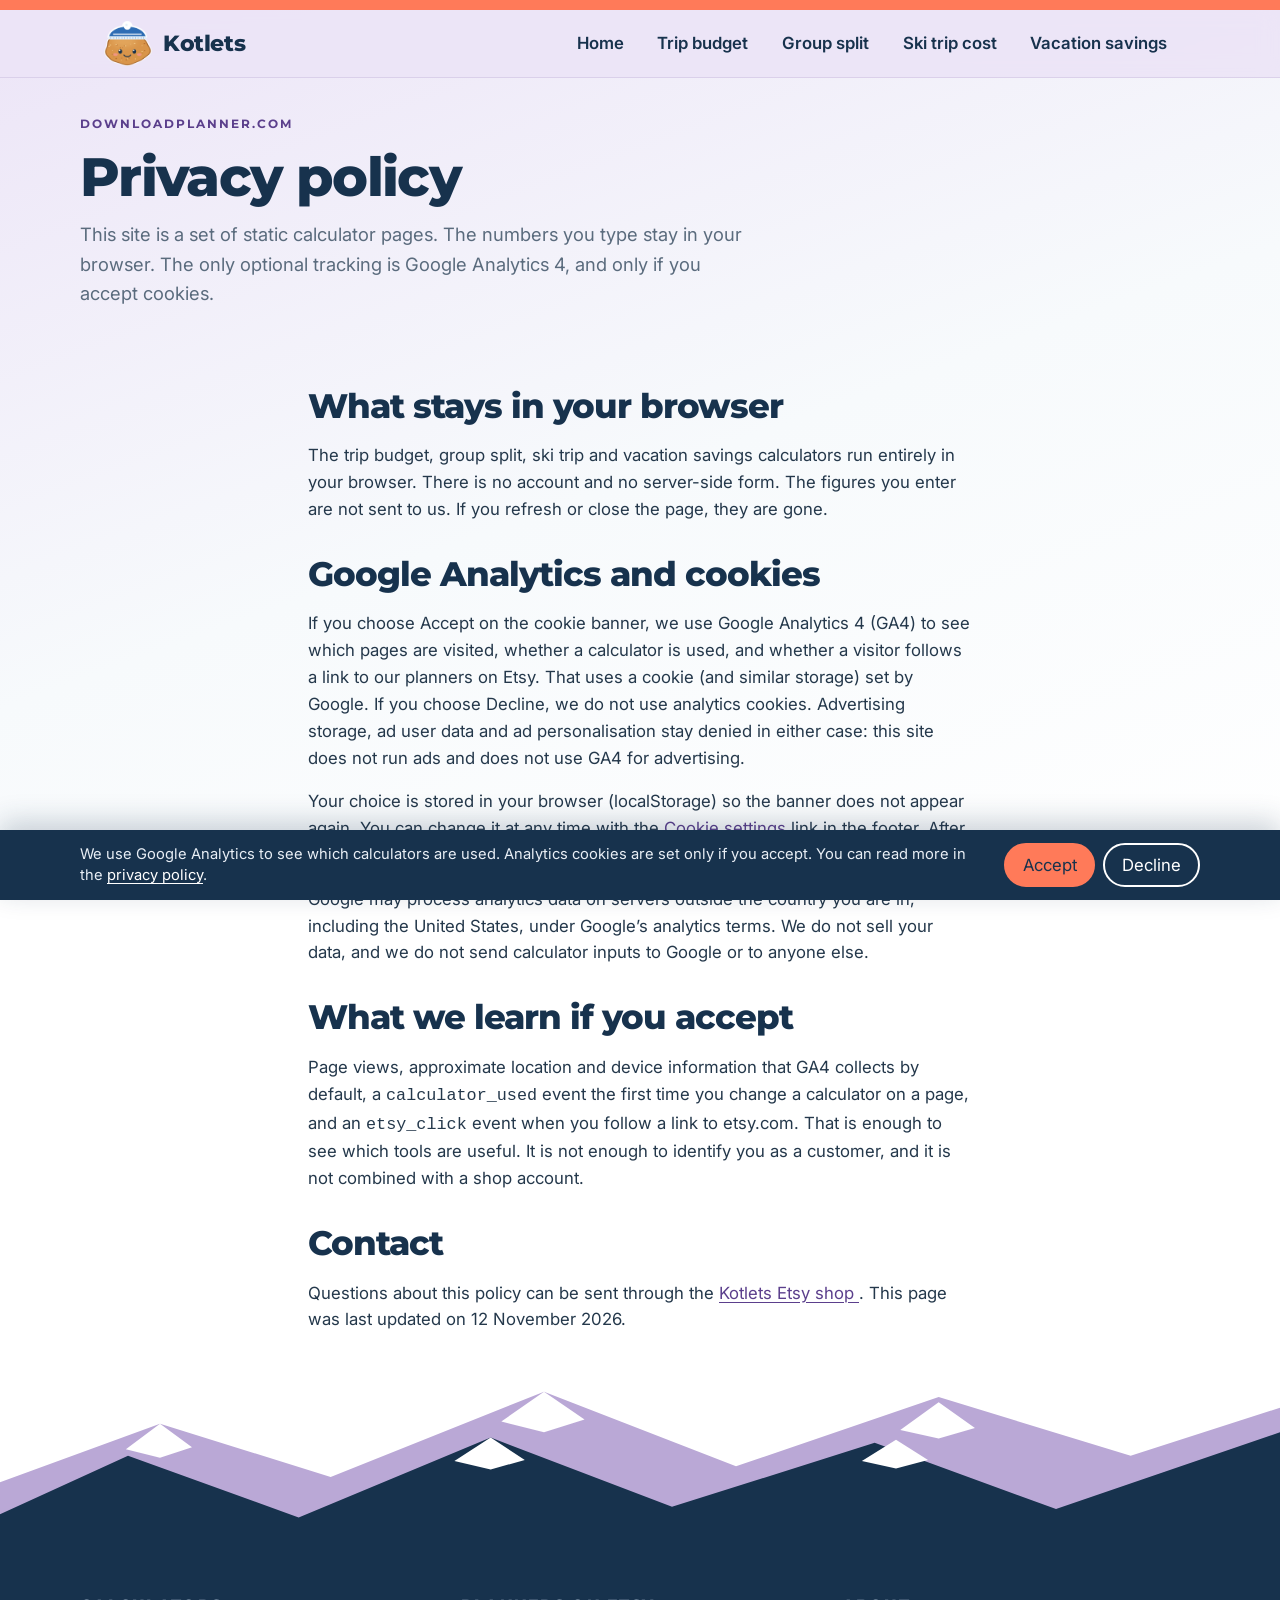
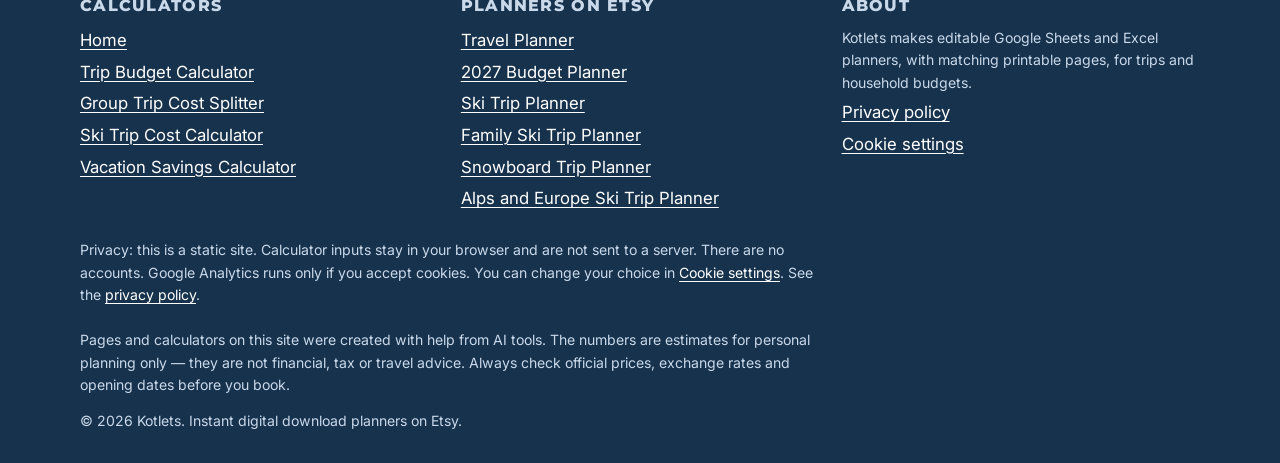
<file: privacy.html>
<!DOCTYPE html>
<html lang="en">
<head>
  <meta charset="utf-8">
  <meta name="viewport" content="width=device-width, initial-scale=1">
  <title>Privacy Policy | Kotlets</title>
  <meta name="description" content="How the Kotlets calculators at downloadplanner.com handle your data, Google Analytics 4, and cookie consent.">
  <link rel="canonical" href="https://downloadplanner.com/privacy.html">
  <meta name="robots" content="index,follow">
  <meta name="theme-color" content="#17324D">
  <meta property="og:type" content="website">
  <meta property="og:site_name" content="Kotlets">
  <meta property="og:title" content="Privacy Policy | Kotlets">
  <meta property="og:description" content="How the Kotlets calculators at downloadplanner.com handle your data, Google Analytics 4, and cookie consent.">
  <meta property="og:url" content="https://downloadplanner.com/privacy.html">
  <meta property="og:image" content="https://downloadplanner.com/img/og-image.png">
  <meta property="og:image:width" content="1200">
  <meta property="og:image:height" content="630">
  <meta name="twitter:card" content="summary_large_image">
  <meta name="twitter:title" content="Privacy Policy | Kotlets">
  <meta name="twitter:description" content="How the Kotlets calculators at downloadplanner.com handle your data, Google Analytics 4, and cookie consent.">
  <meta name="twitter:image" content="https://downloadplanner.com/img/og-image.png">
  <link rel="icon" href="img/favicon-32.png" type="image/png" sizes="32x32">
  <link rel="icon" href="img/favicon.png" type="image/png" sizes="48x48">
  <link rel="apple-touch-icon" href="img/apple-touch-icon.png">
  <link rel="stylesheet" href="css/styles.css">
  <script src="js/analytics.js"></script>
  <script type="application/ld+json">{"@context": "https://schema.org", "@graph": [{"@type": "Organization", "@id": "https://downloadplanner.com/#org", "name": "Kotlets", "url": "https://downloadplanner.com/", "logo": "https://downloadplanner.com/img/logo.png", "description": "Digital travel and budget planners for Google Sheets and Excel, plus free trip calculators."}, {"@type": "WebSite", "@id": "https://downloadplanner.com/#site", "url": "https://downloadplanner.com/", "name": "Kotlets", "publisher": {"@id": "https://downloadplanner.com/#org"}}, {"@type": "WebPage", "@id": "https://downloadplanner.com/privacy.html#page", "name": "Privacy Policy", "url": "https://downloadplanner.com/privacy.html", "isPartOf": {"@id": "https://downloadplanner.com/#site"}, "description": "How the Kotlets calculators handle your data, Google Analytics 4, and cookie consent."}]}</script>
</head>
<body>
  <a class="skip" href="#content">Skip to content</a>
  <div class="topbar" aria-hidden="true"></div>
  <header class="site-header">
    <div class="header-inner">
      <a class="brand" href="index.html">
        <img src="img/mascot.png" width="48" height="45" alt="">
        <span class="brand-name">Kotlets</span>
      </a>
      <button class="nav-toggle" type="button" aria-controls="site-nav" aria-expanded="false" aria-label="Open menu">
        <span class="bars" aria-hidden="true"></span>
      </button>
      <nav class="nav" id="site-nav" aria-label="Primary">
        <ul><li><a href="index.html">Home</a></li><li><a href="trip-budget-calculator.html">Trip budget</a></li><li><a href="group-trip-cost-splitter.html">Group split</a></li><li><a href="ski-trip-cost-calculator.html">Ski trip cost</a></li><li><a href="vacation-savings-calculator.html">Vacation savings</a></li></ul>
      </nav>
    </div>
  </header>

  <main id="content">
    <section class="hero wrap">
      <p class="kicker">Downloadplanner.com</p>
      <h1>Privacy policy</h1>
      <p class="lede">This site is a set of static calculator pages. The numbers you type stay in your browser. The only optional tracking is Google Analytics 4, and only if you accept cookies.</p>
    </section>

    <article class="prose wrap">
      <h2>What stays in your browser</h2>
      <p>The trip budget, group split, ski trip and vacation savings calculators run entirely in your browser. There is no account and no server-side form. The figures you enter are not sent to us. If you refresh or close the page, they are gone.</p>

      <h2 id="cookies">Google Analytics and cookies</h2>
      <p>If you choose Accept on the cookie banner, we use Google Analytics 4 (GA4) to see which pages are visited, whether a calculator is used, and whether a visitor follows a link to our planners on Etsy. That uses a cookie (and similar storage) set by Google. If you choose Decline, we do not use analytics cookies. Advertising storage, ad user data and ad personalisation stay denied in either case: this site does not run ads and does not use GA4 for advertising.</p>
      <p>Your choice is stored in your browser (localStorage) so the banner does not appear again. You can change it at any time with the <a href="#cookies" class="js-cookie-settings">Cookie settings</a> link in the footer. After you change it, the new choice applies to later visits from that browser.</p>
      <p>Google may process analytics data on servers outside the country you are in, including the United States, under Google’s analytics terms. We do not sell your data, and we do not send calculator inputs to Google or to anyone else.</p>

      <h2>What we learn if you accept</h2>
      <p>Page views, approximate location and device information that GA4 collects by default, a <code>calculator_used</code> event the first time you change a calculator on a page, and an <code>etsy_click</code> event when you follow a link to etsy.com. That is enough to see which tools are useful. It is not enough to identify you as a customer, and it is not combined with a shop account.</p>

      <h2>Contact</h2>
      <p>Questions about this policy can be sent through the <a href="https://www.etsy.com/shop/Kotlets" rel="noopener" target="_blank">Kotlets Etsy shop <span class="visually-hidden">(opens in a new tab)</span></a>. This page was last updated on 12 November 2026.</p>
    </article>
  </main>

  <footer class="site-footer">
    <svg class="mtn" viewBox="0 0 1200 180" xmlns="http://www.w3.org/2000/svg" aria-hidden="true" focusable="false" preserveAspectRatio="none">
  <path fill="#BAA8D6" d="M0 180V95l150-55 160 50 200-80 180 70 190-65 180 55 140-45V180Z"/>
  <path fill="#17324D" d="M0 180V125l120-55 160 58 180-75 170 65 190-60 170 62 210-72V180Z"/>
  <path fill="#fff" d="M150 40l-32 24 32 8 30-10zM510 10l-40 28 40 10 38-12zM880 20l-36 26 36 8 34-10zM460 53l-34 22 34 8 32-9zM840 55l-32 20 32 7 30-8z"/>
</svg>
    <div class="foot-body">
      <div class="foot-inner">
        <div class="foot-grid">
          <div>
            <h2>Calculators</h2>
            <ul><li><a href="index.html">Home</a></li><li><a href="trip-budget-calculator.html">Trip Budget Calculator</a></li><li><a href="group-trip-cost-splitter.html">Group Trip Cost Splitter</a></li><li><a href="ski-trip-cost-calculator.html">Ski Trip Cost Calculator</a></li><li><a href="vacation-savings-calculator.html">Vacation Savings Calculator</a></li></ul>
          </div>
          <div>
            <h2>Planners on Etsy</h2>
            <ul>
              <li><a href="https://www.etsy.com/listing/4614671910/travel-planner-spreadsheet-google-sheets" rel="noopener" target="_blank">Travel Planner <span class="visually-hidden">(opens in a new tab)</span></a></li>
              <li><a href="https://www.etsy.com/listing/4614656729/2027-budget-planner-google-sheets-excel" rel="noopener" target="_blank">2027 Budget Planner <span class="visually-hidden">(opens in a new tab)</span></a></li>
              <li><a href="https://www.etsy.com/listing/4603663745" rel="noopener" target="_blank">Ski Trip Planner <span class="visually-hidden">(opens in a new tab)</span></a></li>
              <li><a href="https://www.etsy.com/listing/4604086456" rel="noopener" target="_blank">Family Ski Trip Planner <span class="visually-hidden">(opens in a new tab)</span></a></li>
              <li><a href="https://www.etsy.com/listing/4604087324" rel="noopener" target="_blank">Snowboard Trip Planner <span class="visually-hidden">(opens in a new tab)</span></a></li>
              <li><a href="https://www.etsy.com/listing/4604064801" rel="noopener" target="_blank">Alps and Europe Ski Trip Planner <span class="visually-hidden">(opens in a new tab)</span></a></li>
            </ul>
          </div>
          <div>
            <h2>About</h2>
            <p class="fine" style="margin-top:0">Kotlets makes editable Google Sheets and Excel planners, with matching printable pages, for trips and household budgets.</p>
            <ul>
              <li><a href="privacy.html">Privacy policy</a></li>
              <li><a href="privacy.html#cookies" class="js-cookie-settings">Cookie settings</a></li>
            </ul>
          </div>
        </div>
        <p class="fine" id="privacy">Privacy: this is a static site. Calculator inputs stay in your browser and are not sent to a server. There are no accounts. Google Analytics runs only if you accept cookies. You can change your choice in <a href="privacy.html#cookies" class="js-cookie-settings">Cookie settings</a>. See the <a href="privacy.html">privacy policy</a>.</p>
        <p class="fine">Pages and calculators on this site were created with help from AI tools. The numbers are estimates for personal planning only — they are not financial, tax or travel advice. Always check official prices, exchange rates and opening dates before you book.</p>
        <p class="copy">© <span id="year">2026</span> Kotlets. Instant digital download planners on Etsy.</p>
      </div>
    </div>
  </footer>
  <script src="js/calc.js" defer></script>
  <script src="js/app.js" defer></script>
</body>
</html>
</file>
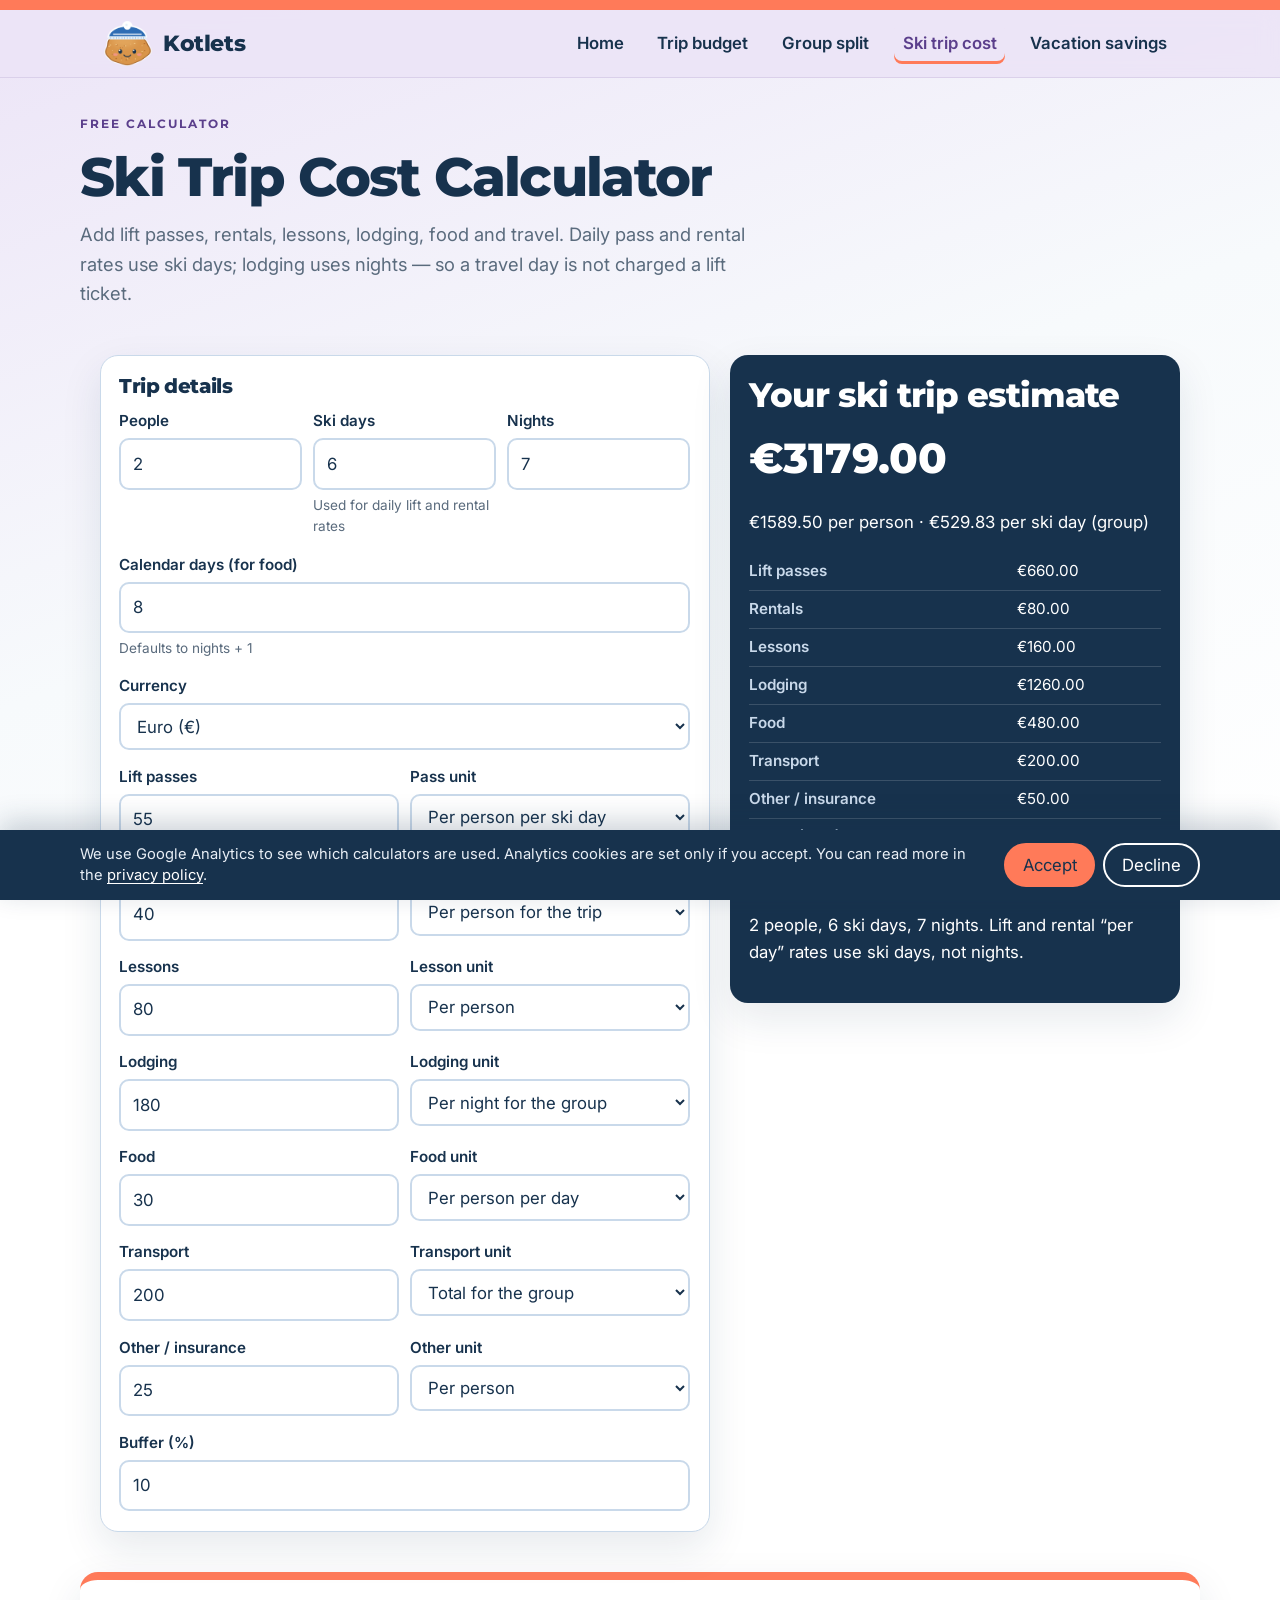
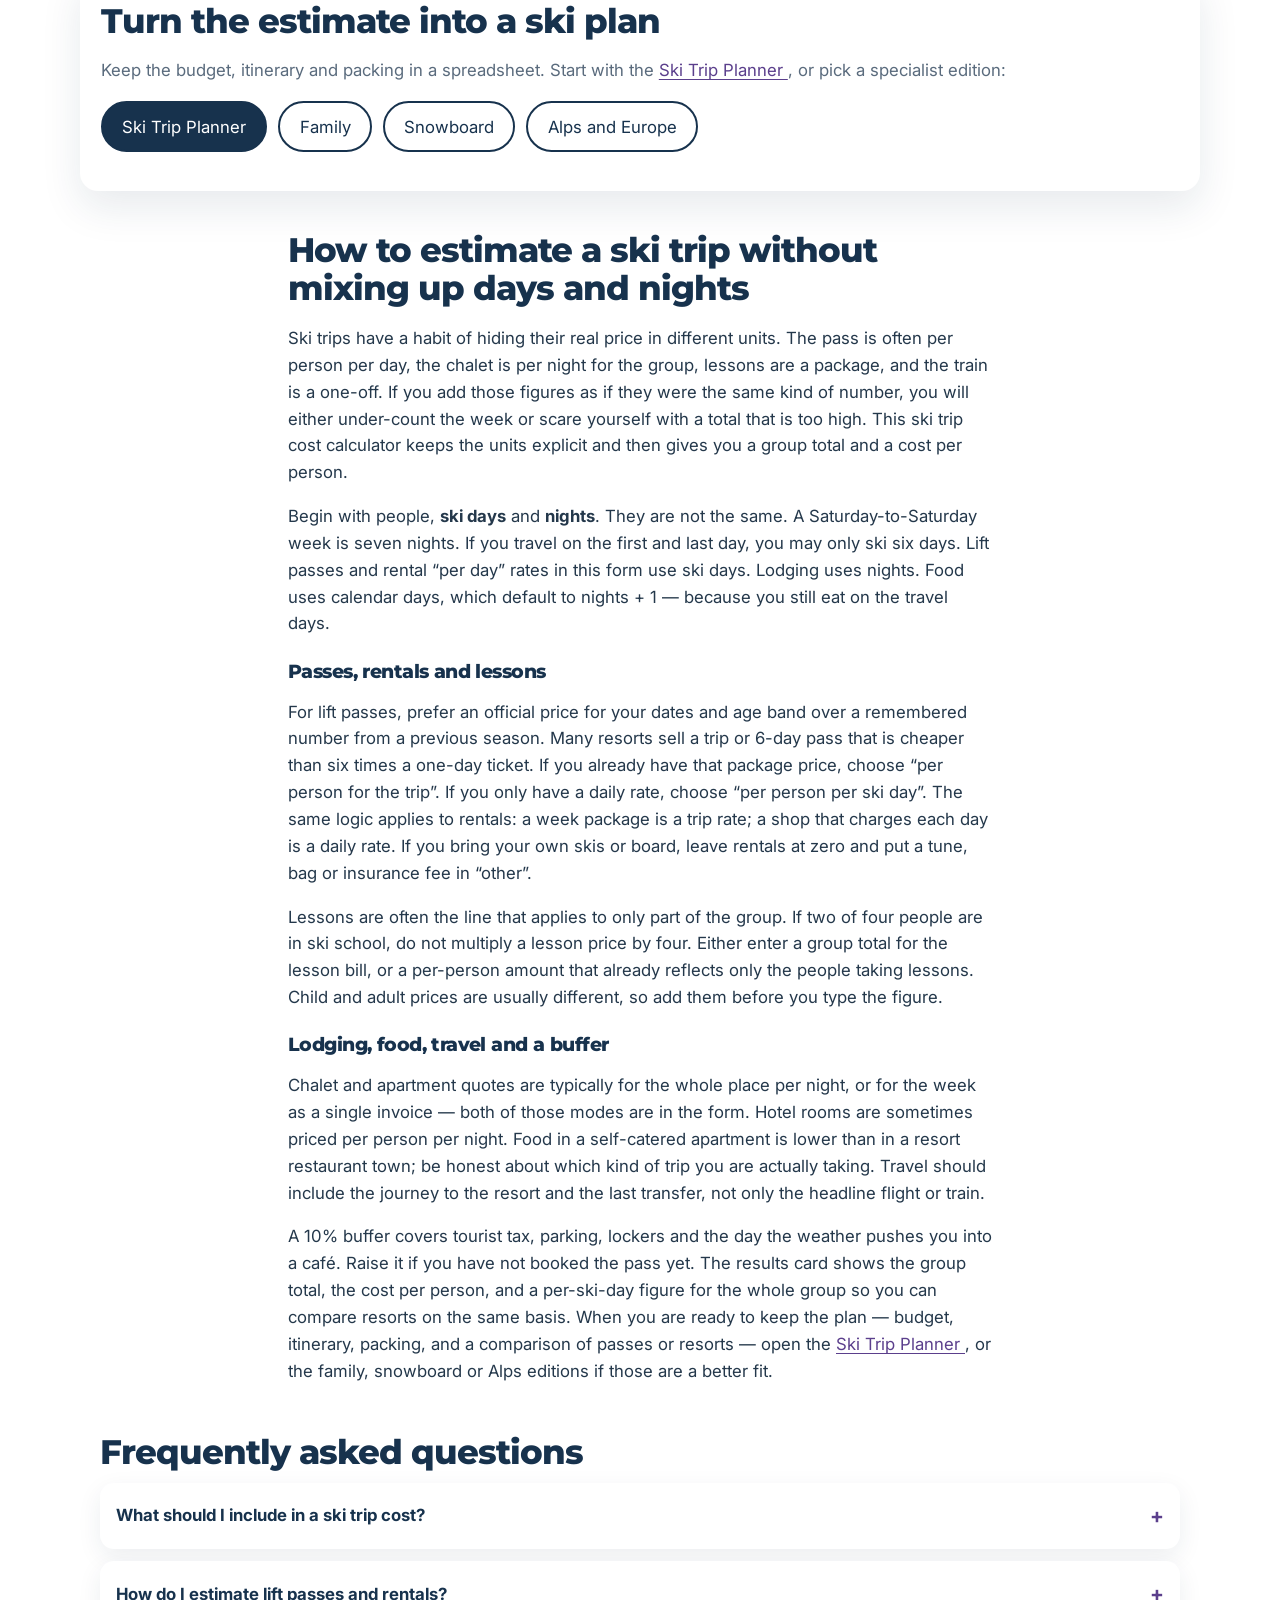
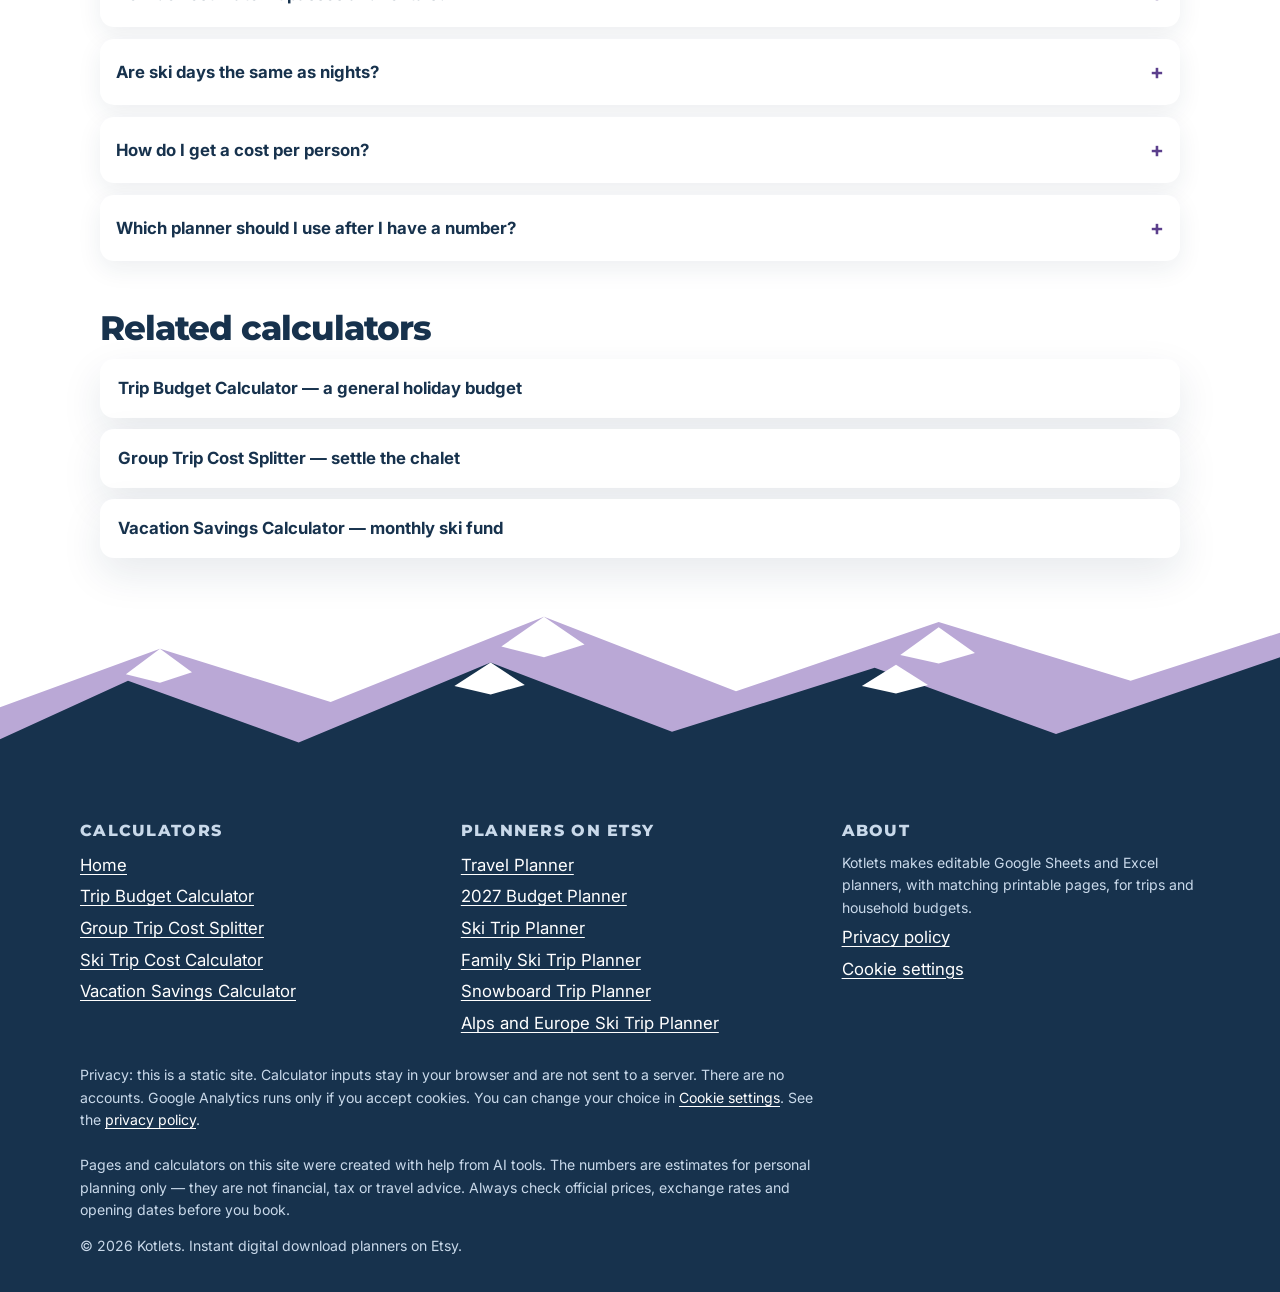
<file: ski-trip-cost-calculator.html>
<!DOCTYPE html>
<html lang="en">
<head>
  <meta charset="utf-8">
  <meta name="viewport" content="width=device-width, initial-scale=1">
  <title>Ski Trip Cost Calculator — Per Person and Group Total | Kotlets</title>
  <meta name="description" content="Free ski trip cost calculator: estimate lift passes, rentals, lessons, lodging and food per person and for the group. Ski days stay separate from nights.">
  <link rel="canonical" href="https://downloadplanner.com/ski-trip-cost-calculator.html">
  <meta name="robots" content="index,follow">
  <meta name="theme-color" content="#17324D">
  <meta property="og:type" content="website">
  <meta property="og:site_name" content="Kotlets">
  <meta property="og:title" content="Ski Trip Cost Calculator — Per Person and Group Total | Kotlets">
  <meta property="og:description" content="Free ski trip cost calculator: estimate lift passes, rentals, lessons, lodging and food per person and for the group. Ski days stay separate from nights.">
  <meta property="og:url" content="https://downloadplanner.com/ski-trip-cost-calculator.html">
  <meta property="og:image" content="https://downloadplanner.com/img/og-image.png">
  <meta property="og:image:width" content="1200">
  <meta property="og:image:height" content="630">
  <meta name="twitter:card" content="summary_large_image">
  <meta name="twitter:title" content="Ski Trip Cost Calculator — Per Person and Group Total | Kotlets">
  <meta name="twitter:description" content="Free ski trip cost calculator: estimate lift passes, rentals, lessons, lodging and food per person and for the group. Ski days stay separate from nights.">
  <meta name="twitter:image" content="https://downloadplanner.com/img/og-image.png">
  <link rel="icon" href="img/favicon-32.png" type="image/png" sizes="32x32">
  <link rel="icon" href="img/favicon.png" type="image/png" sizes="48x48">
  <link rel="apple-touch-icon" href="img/apple-touch-icon.png">
  <link rel="stylesheet" href="css/styles.css">
  <script src="js/analytics.js"></script>
  <script type="application/ld+json">{"@context": "https://schema.org", "@graph": [{"@type": "Organization", "@id": "https://downloadplanner.com/#org", "name": "Kotlets", "url": "https://downloadplanner.com/", "logo": "https://downloadplanner.com/img/logo.png", "description": "Digital travel and budget planners for Google Sheets and Excel, plus free trip calculators."}, {"@type": "WebSite", "@id": "https://downloadplanner.com/#site", "url": "https://downloadplanner.com/", "name": "Kotlets", "publisher": {"@id": "https://downloadplanner.com/#org"}}, {"@type": "WebApplication", "@id": "https://downloadplanner.com/ski-trip-cost-calculator.html#app", "name": "Ski Trip Cost Calculator", "url": "https://downloadplanner.com/ski-trip-cost-calculator.html", "applicationCategory": "FinanceApplication", "operatingSystem": "Any", "offers": {"@type": "Offer", "price": "0", "priceCurrency": "EUR"}, "description": "Free ski trip cost calculator: estimate lift passes, rentals, lessons, lodging and food per person and for the group. Ski days stay separate from nights.", "publisher": {"@id": "https://downloadplanner.com/#org"}, "browserRequirements": "Requires JavaScript.", "isAccessibleForFree": true}, {"@type": "BreadcrumbList", "itemListElement": [{"@type": "ListItem", "position": 1, "name": "Home", "item": "https://downloadplanner.com/"}, {"@type": "ListItem", "position": 2, "name": "Ski Trip Cost Calculator", "item": "https://downloadplanner.com/ski-trip-cost-calculator.html"}]}, {"@type": "FAQPage", "@id": "https://downloadplanner.com/ski-trip-cost-calculator.html#faq", "url": "https://downloadplanner.com/ski-trip-cost-calculator.html", "mainEntity": [{"@type": "Question", "name": "What should I include in a ski trip cost?", "acceptedAnswer": {"@type": "Answer", "text": "The core lines are lift passes, equipment rental or your own gear costs, lessons, lodging, food, and travel to the resort. Add insurance, parking or a resort tourist tax in “other”. This calculator keeps lift and rental “per day” rates on ski days, and lodging on nights, so a travel day without skiing is not charged a pass."}}, {"@type": "Question", "name": "How do I estimate lift passes and rentals?", "acceptedAnswer": {"@type": "Answer", "text": "Use official prices for your dates and ages, not last year’s brochure. A resort often has a trip pass that is cheaper than multiplying a one-day ticket. Rentals can be a trip package or a per-day rate — pick the unit on the form. If you already own skis or a board, leave rentals at zero and put any tune or bag fee in “other”."}}, {"@type": "Question", "name": "Are ski days the same as nights?", "acceptedAnswer": {"@type": "Answer", "text": "Usually not. A Saturday-to-Saturday week is seven nights and often six ski days if you travel on the first and last day. Food still follows calendar days (nights + 1 by default). Lift and rental daily rates in this calculator use the ski-day figure."}}, {"@type": "Question", "name": "How do I get a cost per person?", "acceptedAnswer": {"@type": "Answer", "text": "Enter the group rates you were quoted, and the calculator totals everything and divides by the number of people. If one person is taking lessons and another is not, put lessons in as a per-person amount only for the people who are taking them — or use a group total for the lesson bill you were given."}}, {"@type": "Question", "name": "Which planner should I use after I have a number?", "acceptedAnswer": {"@type": "Answer", "text": "The Ski Trip Planner is the general spreadsheet. Use the Family Ski Trip Planner if you need ski school times and kids’ gear sizes, the Snowboard Trip Planner for board setup and park goals, and the Alps and Europe planner for euro budgets, ski-pass comparison and vignettes."}}]}]}</script>
</head>
<body>
  <a class="skip" href="#calculator">Skip to calculator</a>
  <div class="topbar" aria-hidden="true"></div>
  <header class="site-header">
    <div class="header-inner">
      <a class="brand" href="index.html">
        <img src="img/mascot.png" width="48" height="45" alt="">
        <span class="brand-name">Kotlets</span>
      </a>
      <button class="nav-toggle" type="button" aria-controls="site-nav" aria-expanded="false" aria-label="Open menu">
        <span class="bars" aria-hidden="true"></span>
      </button>
      <nav class="nav" id="site-nav" aria-label="Primary">
        <ul><li><a href="index.html">Home</a></li><li><a href="trip-budget-calculator.html">Trip budget</a></li><li><a href="group-trip-cost-splitter.html">Group split</a></li><li><a href="ski-trip-cost-calculator.html" aria-current="page">Ski trip cost</a></li><li><a href="vacation-savings-calculator.html">Vacation savings</a></li></ul>
      </nav>
    </div>
  </header>

  <main>
    <section class="hero wrap">
      <p class="kicker">Free calculator</p>
      <h1>Ski Trip Cost Calculator</h1>
      <p class="lede">Add lift passes, rentals, lessons, lodging, food and travel. Daily pass and rental rates use ski days; lodging uses nights — so a travel day is not charged a lift ticket.</p>
    </section>
    <div id="calculator" class="wrap">
      <form class="calc-layout" id="ski-form" novalidate>
        <div class="panel">
          <h2>Trip details</h2>
          <div class="fields">
            <div class="field-row three">
              <div class="field"><label for="ski-people">People</label>
                <input id="ski-people" name="ski-people" type="number" min="1" step="1" value="2" required></div>
              <div class="field"><label for="ski-days">Ski days</label>
                <input id="ski-days" name="ski-days" type="number" min="0" step="1" value="6">
                <span class="hint">Used for daily lift and rental rates</span></div>
              <div class="field"><label for="ski-nights">Nights</label>
                <input id="ski-nights" name="ski-nights" type="number" min="0" step="1" value="7"></div>
            </div>
            <div class="field"><label for="ski-days-cal">Calendar days (for food)</label>
              <input id="ski-days-cal" name="ski-days-cal" type="number" min="0" step="1" value="8">
              <span class="hint">Defaults to nights + 1</span></div>
            <div class="field"><label for="ski-currency">Currency</label><select id="ski-currency" name="ski-currency"><option value="EUR" selected>Euro (€)</option><option value="USD">US dollar ($)</option><option value="GBP">Pound sterling (£)</option><option value="PLN">Polish zloty (zł)</option><option value="CHF">Swiss franc (CHF)</option></select></div>
            <div class="field-row two">
              <div class="field"><label for="lift">Lift passes</label>
                <input id="lift" name="lift" type="number" min="0" step="0.01" value="55"></div>
              <div class="field"><label for="liftMode">Pass unit</label><select id="liftMode" name="liftMode"><option value="per_person_per_day" selected>Per person per ski day</option><option value="per_person">Per person for the trip</option></select></div>
            </div>
            <div class="field-row two">
              <div class="field"><label for="rentals">Rentals</label>
                <input id="rentals" name="rentals" type="number" min="0" step="0.01" value="40"></div>
              <div class="field"><label for="rentalsMode">Rental unit</label><select id="rentalsMode" name="rentalsMode"><option value="per_person" selected>Per person for the trip</option><option value="per_person_per_day">Per person per ski day</option></select></div>
            </div>
            <div class="field-row two">
              <div class="field"><label for="lessons">Lessons</label>
                <input id="lessons" name="lessons" type="number" min="0" step="0.01" value="80"></div>
              <div class="field"><label for="lessonsMode">Lesson unit</label><select id="lessonsMode" name="lessonsMode"><option value="per_person" selected>Per person</option><option value="trip_total">Total for the group</option></select></div>
            </div>
            <div class="field-row two">
              <div class="field"><label for="ski-lodging">Lodging</label>
                <input id="ski-lodging" name="ski-lodging" type="number" min="0" step="0.01" value="180"></div>
              <div class="field"><label for="ski-lodgingMode">Lodging unit</label><select id="ski-lodgingMode" name="ski-lodgingMode"><option value="per_night_group" selected>Per night for the group</option><option value="per_person_per_night">Per person per night</option><option value="trip_total">Total for the trip</option></select></div>
            </div>
            <div class="field-row two">
              <div class="field"><label for="ski-food">Food</label>
                <input id="ski-food" name="ski-food" type="number" min="0" step="0.01" value="30"></div>
              <div class="field"><label for="ski-foodMode">Food unit</label><select id="ski-foodMode" name="ski-foodMode"><option value="per_person_per_day" selected>Per person per day</option><option value="trip_total">Total for the trip</option></select></div>
            </div>
            <div class="field-row two">
              <div class="field"><label for="ski-transport">Transport</label>
                <input id="ski-transport" name="ski-transport" type="number" min="0" step="0.01" value="200"></div>
              <div class="field"><label for="ski-transportMode">Transport unit</label><select id="ski-transportMode" name="ski-transportMode"><option value="trip_total" selected>Total for the group</option><option value="per_person">Per person</option></select></div>
            </div>
            <div class="field-row two">
              <div class="field"><label for="ski-other">Other / insurance</label>
                <input id="ski-other" name="ski-other" type="number" min="0" step="0.01" value="25"></div>
              <div class="field"><label for="ski-otherMode">Other unit</label><select id="ski-otherMode" name="ski-otherMode"><option value="trip_total">Total for the group</option><option value="per_person" selected>Per person</option></select></div>
            </div>
            <div class="field"><label for="ski-buffer">Buffer (%)</label>
              <input id="ski-buffer" name="ski-buffer" type="number" min="0" max="100" step="1" value="10"></div>
          </div>
        </div>
        <div class="results" id="ski-results" aria-live="polite">
          <h2>Your ski trip estimate</h2>
          <p>Enter the trip details to see a total.</p>
        </div>
      </form>
    </div>
    <section class="cta-box wrap">
      <h2>Turn the estimate into a ski plan</h2>
      <p>Keep the budget, itinerary and packing in a spreadsheet. Start with the <a href="https://www.etsy.com/listing/4603663745" rel="noopener" target="_blank">Ski Trip Planner <span class="visually-hidden">(opens in a new tab)</span></a>, or pick a specialist edition:</p>
      <p class="btn-row">
        <a class="btn" href="https://www.etsy.com/listing/4603663745" rel="noopener" target="_blank">Ski Trip Planner <span class="visually-hidden">(opens in a new tab)</span></a>
        <a class="btn btn-ghost" href="https://www.etsy.com/listing/4604086456" rel="noopener" target="_blank">Family <span class="visually-hidden">(opens in a new tab)</span></a>
        <a class="btn btn-ghost" href="https://www.etsy.com/listing/4604087324" rel="noopener" target="_blank">Snowboard <span class="visually-hidden">(opens in a new tab)</span></a>
        <a class="btn btn-ghost" href="https://www.etsy.com/listing/4604064801" rel="noopener" target="_blank">Alps and Europe <span class="visually-hidden">(opens in a new tab)</span></a>
      </p>
    </section>
    
<article class="prose" id="guide">
  <h2>How to estimate a ski trip without mixing up days and nights</h2>
  <p>Ski trips have a habit of hiding their real price in different units. The pass is often per person per day, the chalet is per night for the group, lessons are a package, and the train is a one-off. If you add those figures as if they were the same kind of number, you will either under-count the week or scare yourself with a total that is too high. This ski trip cost calculator keeps the units explicit and then gives you a group total and a cost per person.</p>
  <p>Begin with people, <strong>ski days</strong> and <strong>nights</strong>. They are not the same. A Saturday-to-Saturday week is seven nights. If you travel on the first and last day, you may only ski six days. Lift passes and rental “per day” rates in this form use ski days. Lodging uses nights. Food uses calendar days, which default to nights + 1 — because you still eat on the travel days.</p>
  <h3>Passes, rentals and lessons</h3>
  <p>For lift passes, prefer an official price for your dates and age band over a remembered number from a previous season. Many resorts sell a trip or 6-day pass that is cheaper than six times a one-day ticket. If you already have that package price, choose “per person for the trip”. If you only have a daily rate, choose “per person per ski day”. The same logic applies to rentals: a week package is a trip rate; a shop that charges each day is a daily rate. If you bring your own skis or board, leave rentals at zero and put a tune, bag or insurance fee in “other”.</p>
  <p>Lessons are often the line that applies to only part of the group. If two of four people are in ski school, do not multiply a lesson price by four. Either enter a group total for the lesson bill, or a per-person amount that already reflects only the people taking lessons. Child and adult prices are usually different, so add them before you type the figure.</p>
  <h3>Lodging, food, travel and a buffer</h3>
  <p>Chalet and apartment quotes are typically for the whole place per night, or for the week as a single invoice — both of those modes are in the form. Hotel rooms are sometimes priced per person per night. Food in a self-catered apartment is lower than in a resort restaurant town; be honest about which kind of trip you are actually taking. Travel should include the journey to the resort and the last transfer, not only the headline flight or train.</p>
  <p>A 10% buffer covers tourist tax, parking, lockers and the day the weather pushes you into a café. Raise it if you have not booked the pass yet. The results card shows the group total, the cost per person, and a per-ski-day figure for the whole group so you can compare resorts on the same basis. When you are ready to keep the plan — budget, itinerary, packing, and a comparison of passes or resorts — open the <a href="https://www.etsy.com/listing/4603663745" rel="noopener" target="_blank">Ski Trip Planner <span class="visually-hidden">(opens in a new tab)</span></a>, or the family, snowboard or Alps editions if those are a better fit.</p>
</article>

    <section class='faq wrap' id='faq' aria-labelledby='faq-h'><h2 id='faq-h'>Frequently asked questions</h2><details><summary>What should I include in a ski trip cost?</summary><p>The core lines are lift passes, equipment rental or your own gear costs, lessons, lodging, food, and travel to the resort. Add insurance, parking or a resort tourist tax in “other”. This calculator keeps lift and rental “per day” rates on ski days, and lodging on nights, so a travel day without skiing is not charged a pass.</p></details><details><summary>How do I estimate lift passes and rentals?</summary><p>Use official prices for your dates and ages, not last year’s brochure. A resort often has a trip pass that is cheaper than multiplying a one-day ticket. Rentals can be a trip package or a per-day rate — pick the unit on the form. If you already own skis or a board, leave rentals at zero and put any tune or bag fee in “other”.</p></details><details><summary>Are ski days the same as nights?</summary><p>Usually not. A Saturday-to-Saturday week is seven nights and often six ski days if you travel on the first and last day. Food still follows calendar days (nights + 1 by default). Lift and rental daily rates in this calculator use the ski-day figure.</p></details><details><summary>How do I get a cost per person?</summary><p>Enter the group rates you were quoted, and the calculator totals everything and divides by the number of people. If one person is taking lessons and another is not, put lessons in as a per-person amount only for the people who are taking them — or use a group total for the lesson bill you were given.</p></details><details><summary>Which planner should I use after I have a number?</summary><p>The <a href="https://www.etsy.com/listing/4603663745" rel="noopener" target="_blank">Ski Trip Planner <span class="visually-hidden">(opens in a new tab)</span></a> is the general spreadsheet. Use the <a href="https://www.etsy.com/listing/4604086456" rel="noopener" target="_blank">Family Ski Trip Planner <span class="visually-hidden">(opens in a new tab)</span></a> if you need ski school times and kids’ gear sizes, the <a href="https://www.etsy.com/listing/4604087324" rel="noopener" target="_blank">Snowboard Trip Planner <span class="visually-hidden">(opens in a new tab)</span></a> for board setup and park goals, and the <a href="https://www.etsy.com/listing/4604064801" rel="noopener" target="_blank">Alps and Europe Ski Trip Planner <span class="visually-hidden">(opens in a new tab)</span></a> for euro budgets, ski-pass comparison and vignettes.</p></details></section>
    <section class="related wrap" aria-labelledby="related-h"><h2 id="related-h">Related calculators</h2><ul><li><a href="trip-budget-calculator.html">Trip Budget Calculator — a general holiday budget</a></li><li><a href="group-trip-cost-splitter.html">Group Trip Cost Splitter — settle the chalet</a></li><li><a href="vacation-savings-calculator.html">Vacation Savings Calculator — monthly ski fund</a></li></ul></section>
  </main>

  <footer class="site-footer">
    <svg class="mtn" viewBox="0 0 1200 180" xmlns="http://www.w3.org/2000/svg" aria-hidden="true" focusable="false" preserveAspectRatio="none">
  <path fill="#BAA8D6" d="M0 180V95l150-55 160 50 200-80 180 70 190-65 180 55 140-45V180Z"/>
  <path fill="#17324D" d="M0 180V125l120-55 160 58 180-75 170 65 190-60 170 62 210-72V180Z"/>
  <path fill="#fff" d="M150 40l-32 24 32 8 30-10zM510 10l-40 28 40 10 38-12zM880 20l-36 26 36 8 34-10zM460 53l-34 22 34 8 32-9zM840 55l-32 20 32 7 30-8z"/>
</svg>
    <div class="foot-body">
      <div class="foot-inner">
        <div class="foot-grid">
          <div>
            <h2>Calculators</h2>
            <ul><li><a href="index.html">Home</a></li><li><a href="trip-budget-calculator.html">Trip Budget Calculator</a></li><li><a href="group-trip-cost-splitter.html">Group Trip Cost Splitter</a></li><li><a href="ski-trip-cost-calculator.html">Ski Trip Cost Calculator</a></li><li><a href="vacation-savings-calculator.html">Vacation Savings Calculator</a></li></ul>
          </div>
          <div>
            <h2>Planners on Etsy</h2>
            <ul>
              <li><a href="https://www.etsy.com/listing/4614671910/travel-planner-spreadsheet-google-sheets" rel="noopener" target="_blank">Travel Planner <span class="visually-hidden">(opens in a new tab)</span></a></li>
              <li><a href="https://www.etsy.com/listing/4614656729/2027-budget-planner-google-sheets-excel" rel="noopener" target="_blank">2027 Budget Planner <span class="visually-hidden">(opens in a new tab)</span></a></li>
              <li><a href="https://www.etsy.com/listing/4603663745" rel="noopener" target="_blank">Ski Trip Planner <span class="visually-hidden">(opens in a new tab)</span></a></li>
              <li><a href="https://www.etsy.com/listing/4604086456" rel="noopener" target="_blank">Family Ski Trip Planner <span class="visually-hidden">(opens in a new tab)</span></a></li>
              <li><a href="https://www.etsy.com/listing/4604087324" rel="noopener" target="_blank">Snowboard Trip Planner <span class="visually-hidden">(opens in a new tab)</span></a></li>
              <li><a href="https://www.etsy.com/listing/4604064801" rel="noopener" target="_blank">Alps and Europe Ski Trip Planner <span class="visually-hidden">(opens in a new tab)</span></a></li>
            </ul>
          </div>
          <div>
            <h2>About</h2>
            <p class="fine" style="margin-top:0">Kotlets makes editable Google Sheets and Excel planners, with matching printable pages, for trips and household budgets.</p>
            <ul>
              <li><a href="privacy.html">Privacy policy</a></li>
              <li><a href="privacy.html#cookies" class="js-cookie-settings">Cookie settings</a></li>
            </ul>
          </div>
        </div>
        <p class="fine" id="privacy">Privacy: this is a static site. Calculator inputs stay in your browser and are not sent to a server. There are no accounts. Google Analytics runs only if you accept cookies. You can change your choice in <a href="privacy.html#cookies" class="js-cookie-settings">Cookie settings</a>. See the <a href="privacy.html">privacy policy</a>.</p>
        <p class="fine">Pages and calculators on this site were created with help from AI tools. The numbers are estimates for personal planning only — they are not financial, tax or travel advice. Always check official prices, exchange rates and opening dates before you book.</p>
        <p class="copy">© <span id="year">2026</span> Kotlets. Instant digital download planners on Etsy.</p>
      </div>
    </div>
  </footer>
  <script src="js/calc.js" defer></script>
  <script src="js/app.js" defer></script>
</body>
</html>
</file>
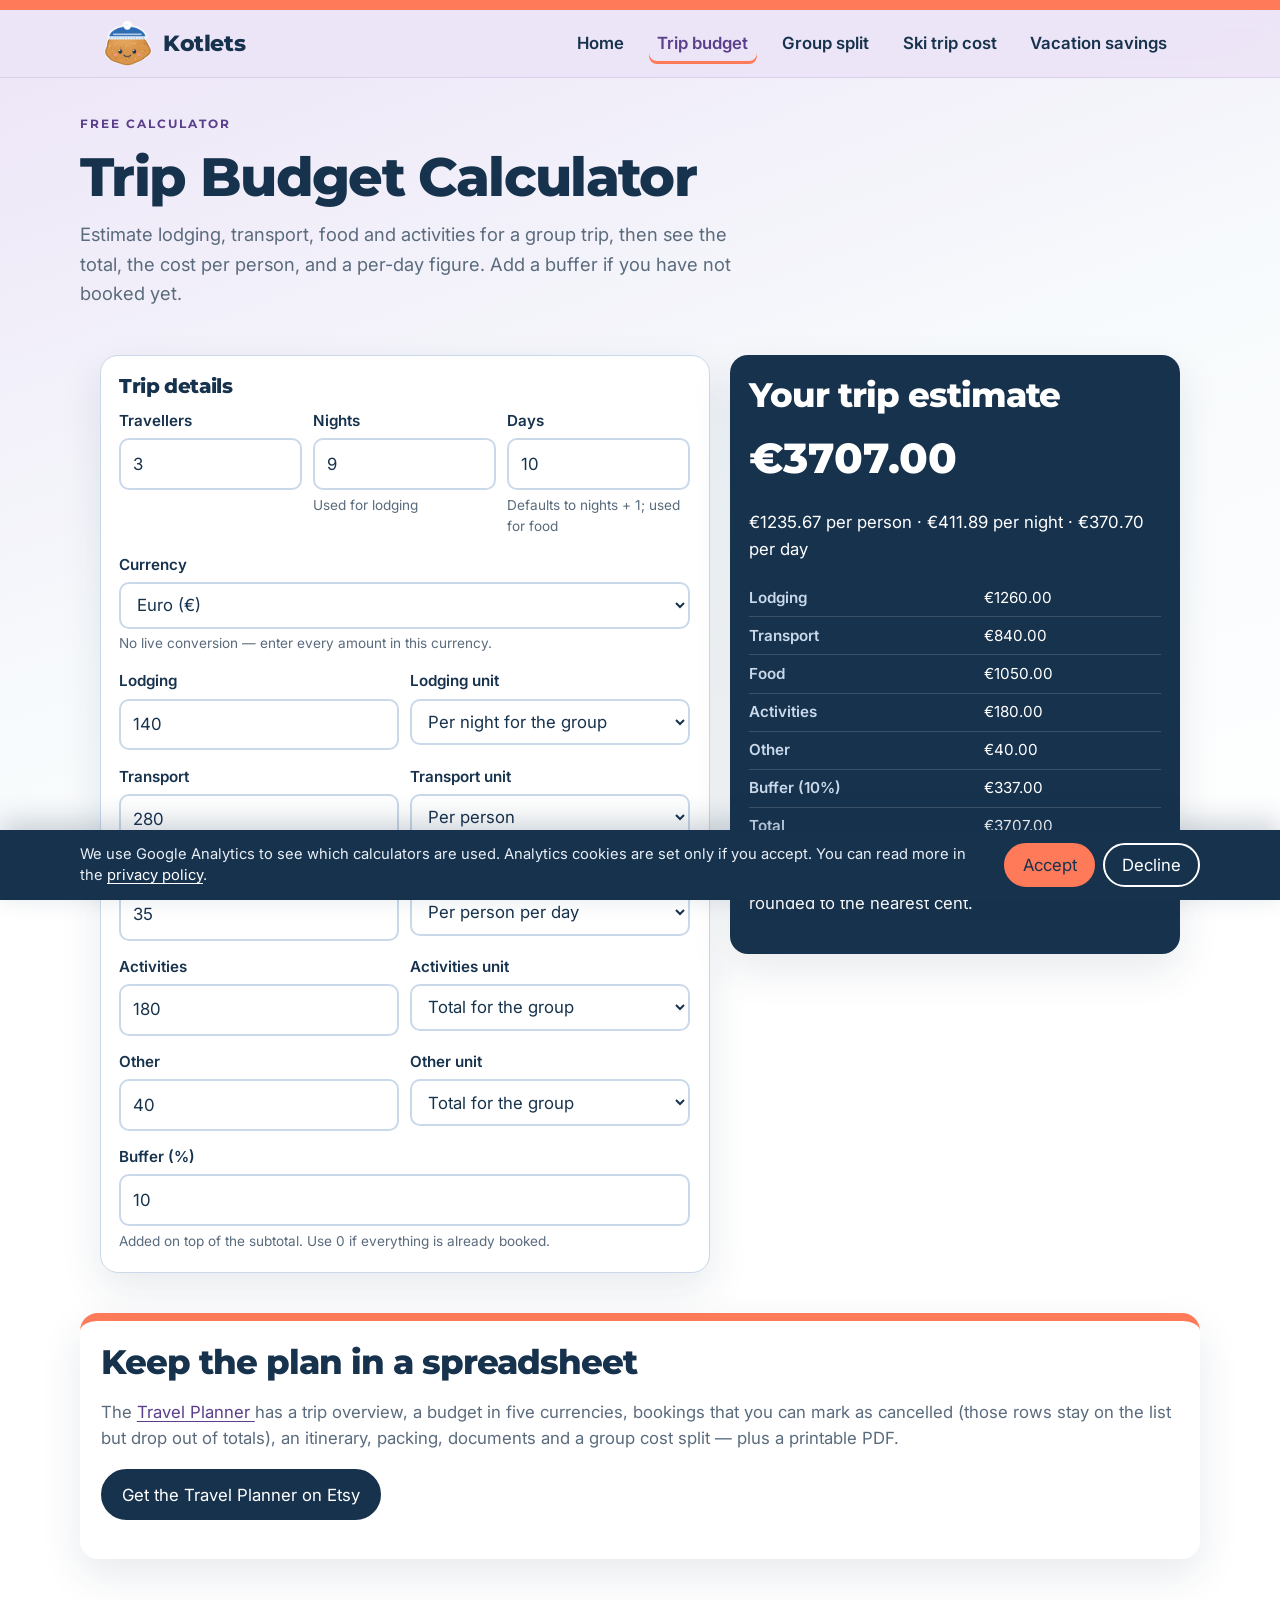
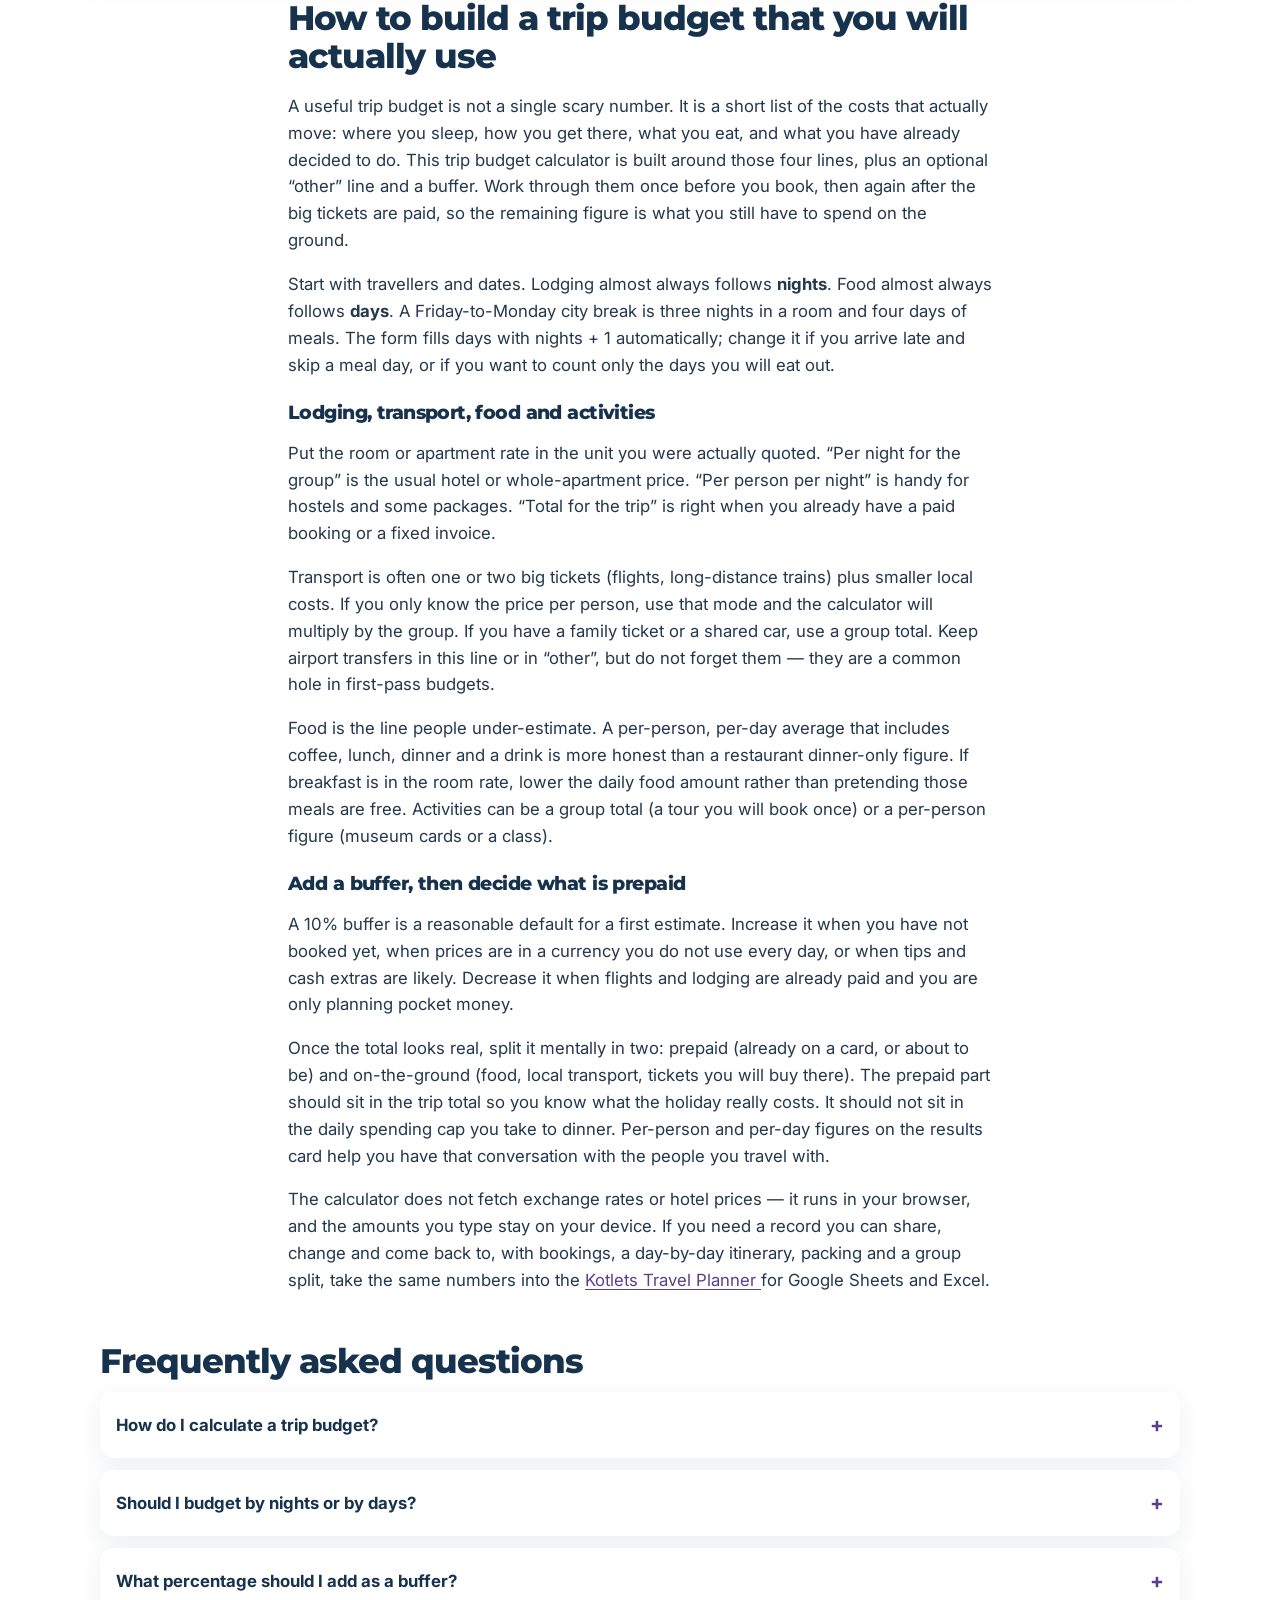
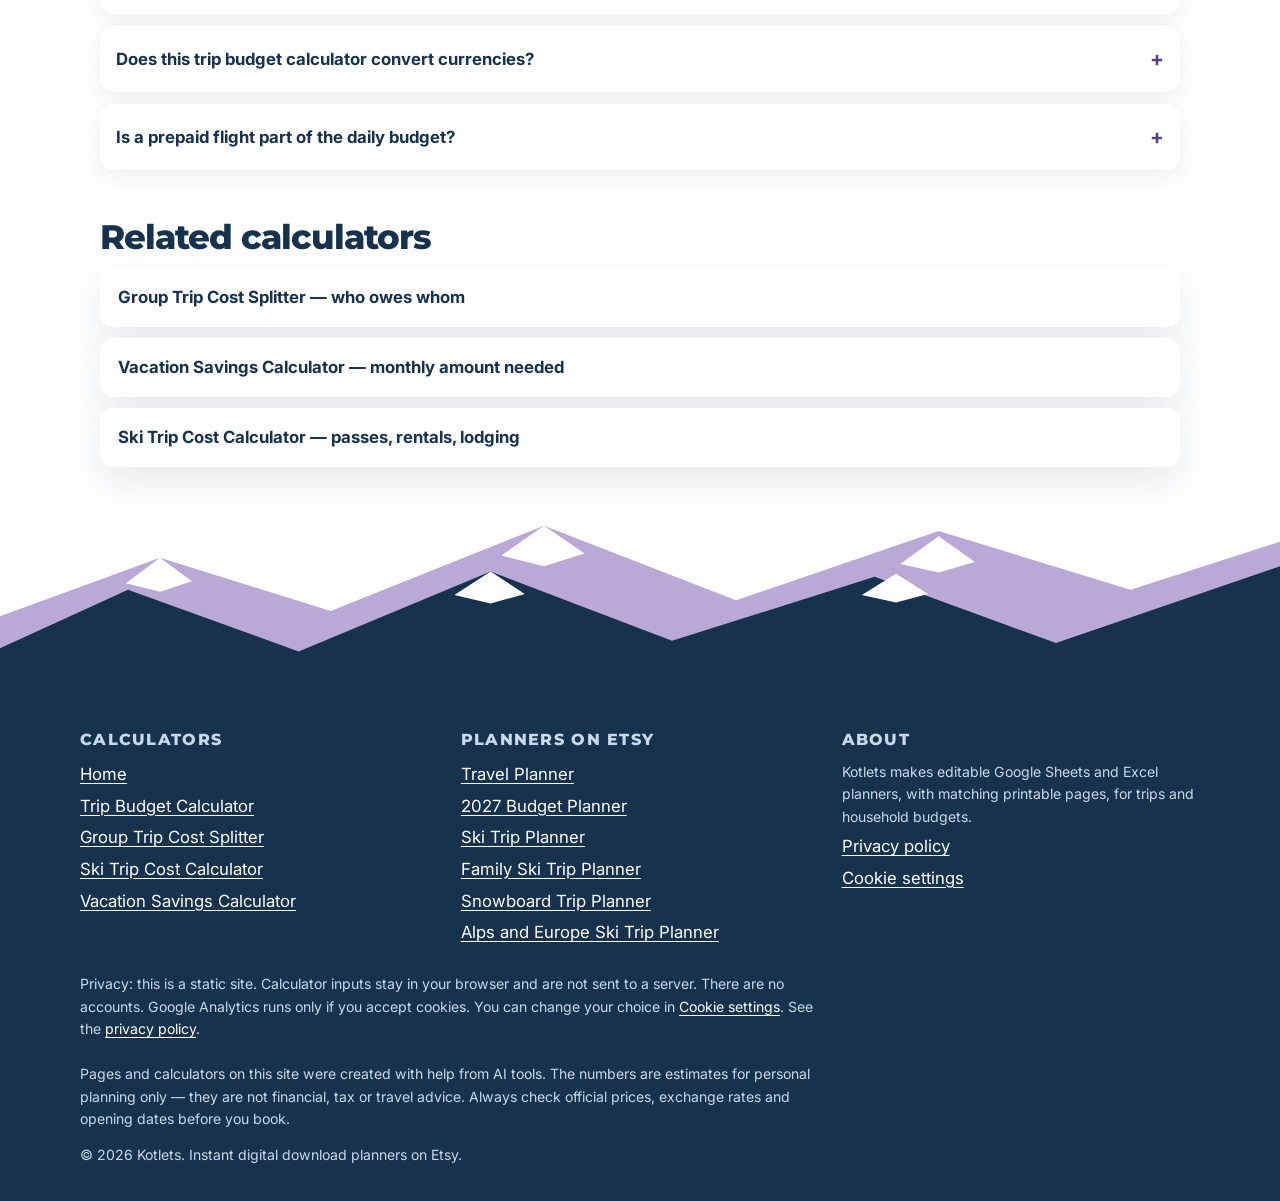
<file: trip-budget-calculator.html>
<!DOCTYPE html>
<html lang="en">
<head>
  <meta charset="utf-8">
  <meta name="viewport" content="width=device-width, initial-scale=1">
  <title>Trip Budget Calculator — Estimate Your Vacation Cost | Kotlets</title>
  <meta name="description" content="Free trip budget calculator: estimate lodging, transport, food and activities for your group, with a per-person total and an optional buffer. No sign-up.">
  <link rel="canonical" href="https://downloadplanner.com/trip-budget-calculator.html">
  <meta name="robots" content="index,follow">
  <meta name="theme-color" content="#17324D">
  <meta property="og:type" content="website">
  <meta property="og:site_name" content="Kotlets">
  <meta property="og:title" content="Trip Budget Calculator — Estimate Your Vacation Cost | Kotlets">
  <meta property="og:description" content="Free trip budget calculator: estimate lodging, transport, food and activities for your group, with a per-person total and an optional buffer. No sign-up.">
  <meta property="og:url" content="https://downloadplanner.com/trip-budget-calculator.html">
  <meta property="og:image" content="https://downloadplanner.com/img/og-image.png">
  <meta property="og:image:width" content="1200">
  <meta property="og:image:height" content="630">
  <meta name="twitter:card" content="summary_large_image">
  <meta name="twitter:title" content="Trip Budget Calculator — Estimate Your Vacation Cost | Kotlets">
  <meta name="twitter:description" content="Free trip budget calculator: estimate lodging, transport, food and activities for your group, with a per-person total and an optional buffer. No sign-up.">
  <meta name="twitter:image" content="https://downloadplanner.com/img/og-image.png">
  <link rel="icon" href="img/favicon-32.png" type="image/png" sizes="32x32">
  <link rel="icon" href="img/favicon.png" type="image/png" sizes="48x48">
  <link rel="apple-touch-icon" href="img/apple-touch-icon.png">
  <link rel="stylesheet" href="css/styles.css">
  <script src="js/analytics.js"></script>
  <script type="application/ld+json">{"@context": "https://schema.org", "@graph": [{"@type": "Organization", "@id": "https://downloadplanner.com/#org", "name": "Kotlets", "url": "https://downloadplanner.com/", "logo": "https://downloadplanner.com/img/logo.png", "description": "Digital travel and budget planners for Google Sheets and Excel, plus free trip calculators."}, {"@type": "WebSite", "@id": "https://downloadplanner.com/#site", "url": "https://downloadplanner.com/", "name": "Kotlets", "publisher": {"@id": "https://downloadplanner.com/#org"}}, {"@type": "WebApplication", "@id": "https://downloadplanner.com/trip-budget-calculator.html#app", "name": "Trip Budget Calculator", "url": "https://downloadplanner.com/trip-budget-calculator.html", "applicationCategory": "FinanceApplication", "operatingSystem": "Any", "offers": {"@type": "Offer", "price": "0", "priceCurrency": "EUR"}, "description": "Free trip budget calculator: estimate lodging, transport, food and activities for your group, with a per-person total and an optional buffer. No sign-up.", "publisher": {"@id": "https://downloadplanner.com/#org"}, "browserRequirements": "Requires JavaScript.", "isAccessibleForFree": true}, {"@type": "BreadcrumbList", "itemListElement": [{"@type": "ListItem", "position": 1, "name": "Home", "item": "https://downloadplanner.com/"}, {"@type": "ListItem", "position": 2, "name": "Trip Budget Calculator", "item": "https://downloadplanner.com/trip-budget-calculator.html"}]}, {"@type": "FAQPage", "@id": "https://downloadplanner.com/trip-budget-calculator.html#faq", "url": "https://downloadplanner.com/trip-budget-calculator.html", "mainEntity": [{"@type": "Question", "name": "How do I calculate a trip budget?", "acceptedAnswer": {"@type": "Answer", "text": "Add lodging, transport, food, activities and a little else, then divide by the number of travellers. In this calculator, lodging can be a nightly rate or a trip total, food is usually a per-person daily amount times calendar days (nights + 1), and you can add a percentage buffer for tips, snacks and price changes."}}, {"@type": "Question", "name": "Should I budget by nights or by days?", "acceptedAnswer": {"@type": "Answer", "text": "Use nights for lodging and days for food. A Friday-to-Monday trip is three nights and four days, so you eat more times than you pay for a hotel. The calculator sets days to nights + 1 until you change it."}}, {"@type": "Question", "name": "What percentage should I add as a buffer?", "acceptedAnswer": {"@type": "Answer", "text": "Ten percent is a sensible starting point for a first estimate. Use more if prices are in another currency, if you have not booked yet, or if the destination is heavy on tips and cash extras. Use less if most costs are already prepaid."}}, {"@type": "Question", "name": "Does this trip budget calculator convert currencies?", "acceptedAnswer": {"@type": "Answer", "text": "No. Pick one currency and enter every amount in that currency. If a flight is in euros and lodging is in dollars, convert one of them first using a rate you trust, then enter both here. The Kotlets Travel Planner lets you log each booking in its own currency and convert with your own rates."}}, {"@type": "Question", "name": "Is a prepaid flight part of the daily budget?", "acceptedAnswer": {"@type": "Answer", "text": "Include prepaid flights and lodging in the trip total so you know the real cost, but do not divide them into a daily spending cap. Use the on-the-ground lines — food, local transport, activities — when you decide how much cash or card budget to take each day."}}]}]}</script>
</head>
<body>
  <a class="skip" href="#calculator">Skip to calculator</a>
  <div class="topbar" aria-hidden="true"></div>
  <header class="site-header">
    <div class="header-inner">
      <a class="brand" href="index.html">
        <img src="img/mascot.png" width="48" height="45" alt="">
        <span class="brand-name">Kotlets</span>
      </a>
      <button class="nav-toggle" type="button" aria-controls="site-nav" aria-expanded="false" aria-label="Open menu">
        <span class="bars" aria-hidden="true"></span>
      </button>
      <nav class="nav" id="site-nav" aria-label="Primary">
        <ul><li><a href="index.html">Home</a></li><li><a href="trip-budget-calculator.html" aria-current="page">Trip budget</a></li><li><a href="group-trip-cost-splitter.html">Group split</a></li><li><a href="ski-trip-cost-calculator.html">Ski trip cost</a></li><li><a href="vacation-savings-calculator.html">Vacation savings</a></li></ul>
      </nav>
    </div>
  </header>

  <main>
    <section class="hero wrap">
      <p class="kicker">Free calculator</p>
      <h1>Trip Budget Calculator</h1>
      <p class="lede">Estimate lodging, transport, food and activities for a group trip, then see the total, the cost per person, and a per-day figure. Add a buffer if you have not booked yet.</p>
    </section>
    <div id="calculator" class="wrap">
      <form class="calc-layout" id="trip-form" novalidate>
        <div class="panel">
          <h2>Trip details</h2>
          <div class="fields">
            <div class="field-row three">
              <div class="field"><label for="travelers">Travellers</label>
                <input id="travelers" name="travelers" type="number" min="1" step="1" value="3" required></div>
              <div class="field"><label for="nights">Nights</label>
                <input id="nights" name="nights" type="number" min="0" step="1" value="9" required>
                <span class="hint">Used for lodging</span></div>
              <div class="field"><label for="days">Days</label>
                <input id="days" name="days" type="number" min="0" step="1" value="10">
                <span class="hint">Defaults to nights + 1; used for food</span></div>
            </div>
            <div class="field"><label for="currency">Currency</label>
              <select id="currency" name="currency"><option value="EUR" selected>Euro (€)</option><option value="USD">US dollar ($)</option><option value="GBP">Pound sterling (£)</option><option value="PLN">Polish zloty (zł)</option><option value="CHF">Swiss franc (CHF)</option></select>
              <span class="hint">No live conversion — enter every amount in this currency.</span></div>
            <div class="field-row two">
              <div class="field"><label for="lodging">Lodging</label>
                <input id="lodging" name="lodging" type="number" min="0" step="0.01" value="140"></div>
              <div class="field"><label for="lodgingMode">Lodging unit</label><select id="lodgingMode" name="lodgingMode"><option value="per_night_group" selected>Per night for the group</option><option value="per_person_per_night">Per person per night</option><option value="trip_total">Total for the trip</option></select></div>
            </div>
            <div class="field-row two">
              <div class="field"><label for="transport">Transport</label>
                <input id="transport" name="transport" type="number" min="0" step="0.01" value="280"></div>
              <div class="field"><label for="transportMode">Transport unit</label><select id="transportMode" name="transportMode"><option value="trip_total">Total for the group</option><option value="per_person" selected>Per person</option></select></div>
            </div>
            <div class="field-row two">
              <div class="field"><label for="food">Food</label>
                <input id="food" name="food" type="number" min="0" step="0.01" value="35"></div>
              <div class="field"><label for="foodMode">Food unit</label><select id="foodMode" name="foodMode"><option value="per_person_per_day" selected>Per person per day</option><option value="trip_total">Total for the trip</option></select></div>
            </div>
            <div class="field-row two">
              <div class="field"><label for="activities">Activities</label>
                <input id="activities" name="activities" type="number" min="0" step="0.01" value="180"></div>
              <div class="field"><label for="activitiesMode">Activities unit</label><select id="activitiesMode" name="activitiesMode"><option value="trip_total" selected>Total for the group</option><option value="per_person">Per person</option></select></div>
            </div>
            <div class="field-row two">
              <div class="field"><label for="other">Other</label>
                <input id="other" name="other" type="number" min="0" step="0.01" value="40"></div>
              <div class="field"><label for="otherMode">Other unit</label><select id="otherMode" name="otherMode"><option value="trip_total" selected>Total for the group</option><option value="per_person">Per person</option></select></div>
            </div>
            <div class="field"><label for="bufferPct">Buffer (%)</label>
              <input id="bufferPct" name="bufferPct" type="number" min="0" max="100" step="1" value="10">
              <span class="hint">Added on top of the subtotal. Use 0 if everything is already booked.</span></div>
          </div>
        </div>
        <div class="results" id="trip-results" aria-live="polite">
          <h2>Your trip estimate</h2>
          <p>Enter the trip details to see a total.</p>
        </div>
      </form>
    </div>
    <section class="cta-box wrap">
      <h2>Keep the plan in a spreadsheet</h2>
      <p>The <a href="https://www.etsy.com/listing/4614671910/travel-planner-spreadsheet-google-sheets" rel="noopener" target="_blank">Travel Planner <span class="visually-hidden">(opens in a new tab)</span></a> has a trip overview, a budget in five currencies, bookings that you can mark as cancelled (those rows stay on the list but drop out of totals), an itinerary, packing, documents and a group cost split — plus a printable PDF.</p>
      <p class="btn-row"><a class="btn" href="https://www.etsy.com/listing/4614671910/travel-planner-spreadsheet-google-sheets" rel="noopener" target="_blank">Get the Travel Planner on Etsy <span class="visually-hidden">(opens in a new tab)</span></a></p>
    </section>
    
<article class="prose" id="guide">
  <h2>How to build a trip budget that you will actually use</h2>
  <p>A useful trip budget is not a single scary number. It is a short list of the costs that actually move: where you sleep, how you get there, what you eat, and what you have already decided to do. This trip budget calculator is built around those four lines, plus an optional “other” line and a buffer. Work through them once before you book, then again after the big tickets are paid, so the remaining figure is what you still have to spend on the ground.</p>
  <p>Start with travellers and dates. Lodging almost always follows <strong>nights</strong>. Food almost always follows <strong>days</strong>. A Friday-to-Monday city break is three nights in a room and four days of meals. The form fills days with nights + 1 automatically; change it if you arrive late and skip a meal day, or if you want to count only the days you will eat out.</p>
  <h3>Lodging, transport, food and activities</h3>
  <p>Put the room or apartment rate in the unit you were actually quoted. “Per night for the group” is the usual hotel or whole-apartment price. “Per person per night” is handy for hostels and some packages. “Total for the trip” is right when you already have a paid booking or a fixed invoice.</p>
  <p>Transport is often one or two big tickets (flights, long-distance trains) plus smaller local costs. If you only know the price per person, use that mode and the calculator will multiply by the group. If you have a family ticket or a shared car, use a group total. Keep airport transfers in this line or in “other”, but do not forget them — they are a common hole in first-pass budgets.</p>
  <p>Food is the line people under-estimate. A per-person, per-day average that includes coffee, lunch, dinner and a drink is more honest than a restaurant dinner-only figure. If breakfast is in the room rate, lower the daily food amount rather than pretending those meals are free. Activities can be a group total (a tour you will book once) or a per-person figure (museum cards or a class).</p>
  <h3>Add a buffer, then decide what is prepaid</h3>
  <p>A 10% buffer is a reasonable default for a first estimate. Increase it when you have not booked yet, when prices are in a currency you do not use every day, or when tips and cash extras are likely. Decrease it when flights and lodging are already paid and you are only planning pocket money.</p>
  <p>Once the total looks real, split it mentally in two: prepaid (already on a card, or about to be) and on-the-ground (food, local transport, tickets you will buy there). The prepaid part should sit in the trip total so you know what the holiday really costs. It should not sit in the daily spending cap you take to dinner. Per-person and per-day figures on the results card help you have that conversation with the people you travel with.</p>
  <p>The calculator does not fetch exchange rates or hotel prices — it runs in your browser, and the amounts you type stay on your device. If you need a record you can share, change and come back to, with bookings, a day-by-day itinerary, packing and a group split, take the same numbers into the <a href="https://www.etsy.com/listing/4614671910/travel-planner-spreadsheet-google-sheets" rel="noopener" target="_blank">Kotlets Travel Planner <span class="visually-hidden">(opens in a new tab)</span></a> for Google Sheets and Excel.</p>
</article>

    <section class='faq wrap' id='faq' aria-labelledby='faq-h'><h2 id='faq-h'>Frequently asked questions</h2><details><summary>How do I calculate a trip budget?</summary><p>Add lodging, transport, food, activities and a little else, then divide by the number of travellers. In this calculator, lodging can be a nightly rate or a trip total, food is usually a per-person daily amount times calendar days (nights + 1), and you can add a percentage buffer for tips, snacks and price changes.</p></details><details><summary>Should I budget by nights or by days?</summary><p>Use nights for lodging and days for food. A Friday-to-Monday trip is three nights and four days, so you eat more times than you pay for a hotel. The calculator sets days to nights + 1 until you change it.</p></details><details><summary>What percentage should I add as a buffer?</summary><p>Ten percent is a sensible starting point for a first estimate. Use more if prices are in another currency, if you have not booked yet, or if the destination is heavy on tips and cash extras. Use less if most costs are already prepaid.</p></details><details><summary>Does this trip budget calculator convert currencies?</summary><p>No. Pick one currency and enter every amount in that currency. If a flight is in euros and lodging is in dollars, convert one of them first using a rate you trust, then enter both here. The Kotlets Travel Planner lets you log each booking in its own currency and convert with your own rates.</p></details><details><summary>Is a prepaid flight part of the daily budget?</summary><p>Include prepaid flights and lodging in the trip total so you know the real cost, but do not divide them into a daily spending cap. Use the on-the-ground lines — food, local transport, activities — when you decide how much cash or card budget to take each day. You can keep prepaid bookings and day-to-day expenses on separate tabs in the <a href="https://www.etsy.com/listing/4614671910/travel-planner-spreadsheet-google-sheets" rel="noopener" target="_blank">Travel Planner <span class="visually-hidden">(opens in a new tab)</span></a>.</p></details></section>
    <section class="related wrap" aria-labelledby="related-h"><h2 id="related-h">Related calculators</h2><ul><li><a href="group-trip-cost-splitter.html">Group Trip Cost Splitter — who owes whom</a></li><li><a href="vacation-savings-calculator.html">Vacation Savings Calculator — monthly amount needed</a></li><li><a href="ski-trip-cost-calculator.html">Ski Trip Cost Calculator — passes, rentals, lodging</a></li></ul></section>
  </main>

  <footer class="site-footer">
    <svg class="mtn" viewBox="0 0 1200 180" xmlns="http://www.w3.org/2000/svg" aria-hidden="true" focusable="false" preserveAspectRatio="none">
  <path fill="#BAA8D6" d="M0 180V95l150-55 160 50 200-80 180 70 190-65 180 55 140-45V180Z"/>
  <path fill="#17324D" d="M0 180V125l120-55 160 58 180-75 170 65 190-60 170 62 210-72V180Z"/>
  <path fill="#fff" d="M150 40l-32 24 32 8 30-10zM510 10l-40 28 40 10 38-12zM880 20l-36 26 36 8 34-10zM460 53l-34 22 34 8 32-9zM840 55l-32 20 32 7 30-8z"/>
</svg>
    <div class="foot-body">
      <div class="foot-inner">
        <div class="foot-grid">
          <div>
            <h2>Calculators</h2>
            <ul><li><a href="index.html">Home</a></li><li><a href="trip-budget-calculator.html">Trip Budget Calculator</a></li><li><a href="group-trip-cost-splitter.html">Group Trip Cost Splitter</a></li><li><a href="ski-trip-cost-calculator.html">Ski Trip Cost Calculator</a></li><li><a href="vacation-savings-calculator.html">Vacation Savings Calculator</a></li></ul>
          </div>
          <div>
            <h2>Planners on Etsy</h2>
            <ul>
              <li><a href="https://www.etsy.com/listing/4614671910/travel-planner-spreadsheet-google-sheets" rel="noopener" target="_blank">Travel Planner <span class="visually-hidden">(opens in a new tab)</span></a></li>
              <li><a href="https://www.etsy.com/listing/4614656729/2027-budget-planner-google-sheets-excel" rel="noopener" target="_blank">2027 Budget Planner <span class="visually-hidden">(opens in a new tab)</span></a></li>
              <li><a href="https://www.etsy.com/listing/4603663745" rel="noopener" target="_blank">Ski Trip Planner <span class="visually-hidden">(opens in a new tab)</span></a></li>
              <li><a href="https://www.etsy.com/listing/4604086456" rel="noopener" target="_blank">Family Ski Trip Planner <span class="visually-hidden">(opens in a new tab)</span></a></li>
              <li><a href="https://www.etsy.com/listing/4604087324" rel="noopener" target="_blank">Snowboard Trip Planner <span class="visually-hidden">(opens in a new tab)</span></a></li>
              <li><a href="https://www.etsy.com/listing/4604064801" rel="noopener" target="_blank">Alps and Europe Ski Trip Planner <span class="visually-hidden">(opens in a new tab)</span></a></li>
            </ul>
          </div>
          <div>
            <h2>About</h2>
            <p class="fine" style="margin-top:0">Kotlets makes editable Google Sheets and Excel planners, with matching printable pages, for trips and household budgets.</p>
            <ul>
              <li><a href="privacy.html">Privacy policy</a></li>
              <li><a href="privacy.html#cookies" class="js-cookie-settings">Cookie settings</a></li>
            </ul>
          </div>
        </div>
        <p class="fine" id="privacy">Privacy: this is a static site. Calculator inputs stay in your browser and are not sent to a server. There are no accounts. Google Analytics runs only if you accept cookies. You can change your choice in <a href="privacy.html#cookies" class="js-cookie-settings">Cookie settings</a>. See the <a href="privacy.html">privacy policy</a>.</p>
        <p class="fine">Pages and calculators on this site were created with help from AI tools. The numbers are estimates for personal planning only — they are not financial, tax or travel advice. Always check official prices, exchange rates and opening dates before you book.</p>
        <p class="copy">© <span id="year">2026</span> Kotlets. Instant digital download planners on Etsy.</p>
      </div>
    </div>
  </footer>
  <script src="js/calc.js" defer></script>
  <script src="js/app.js" defer></script>
</body>
</html>
</file>
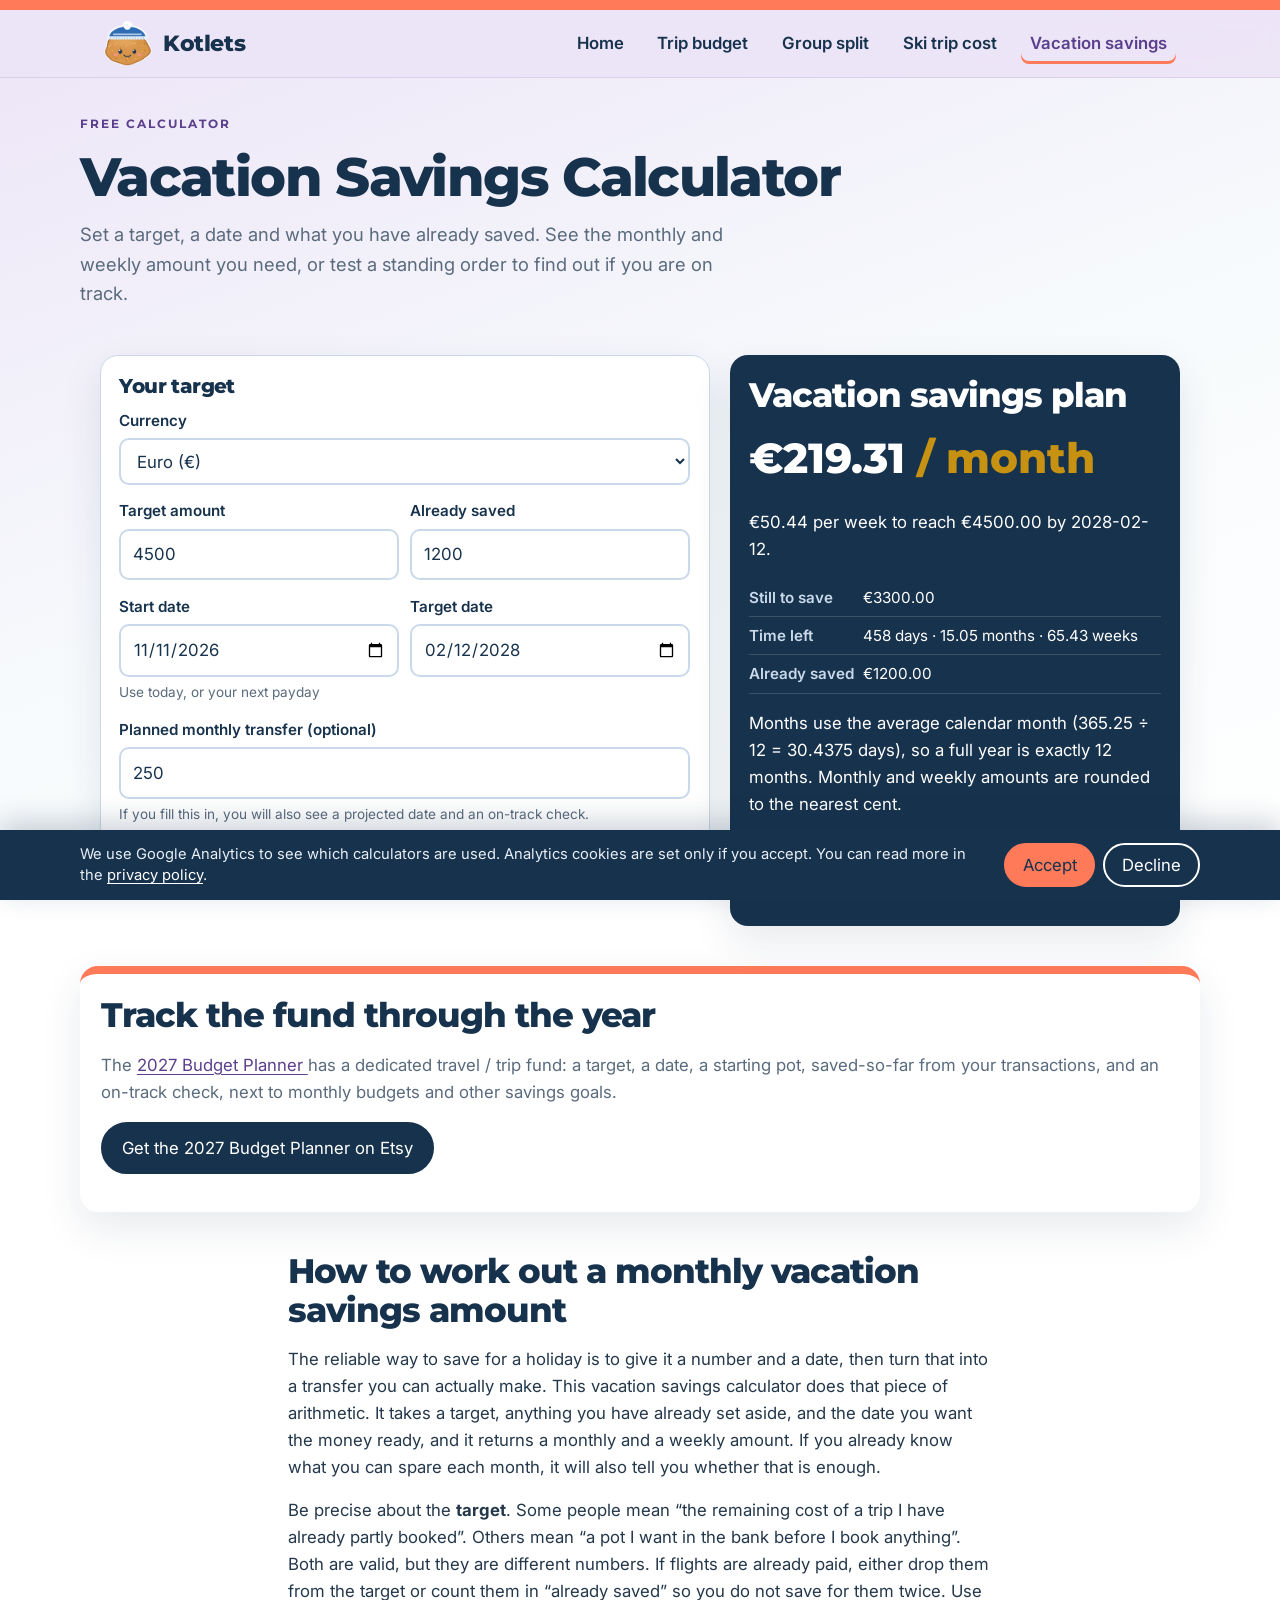
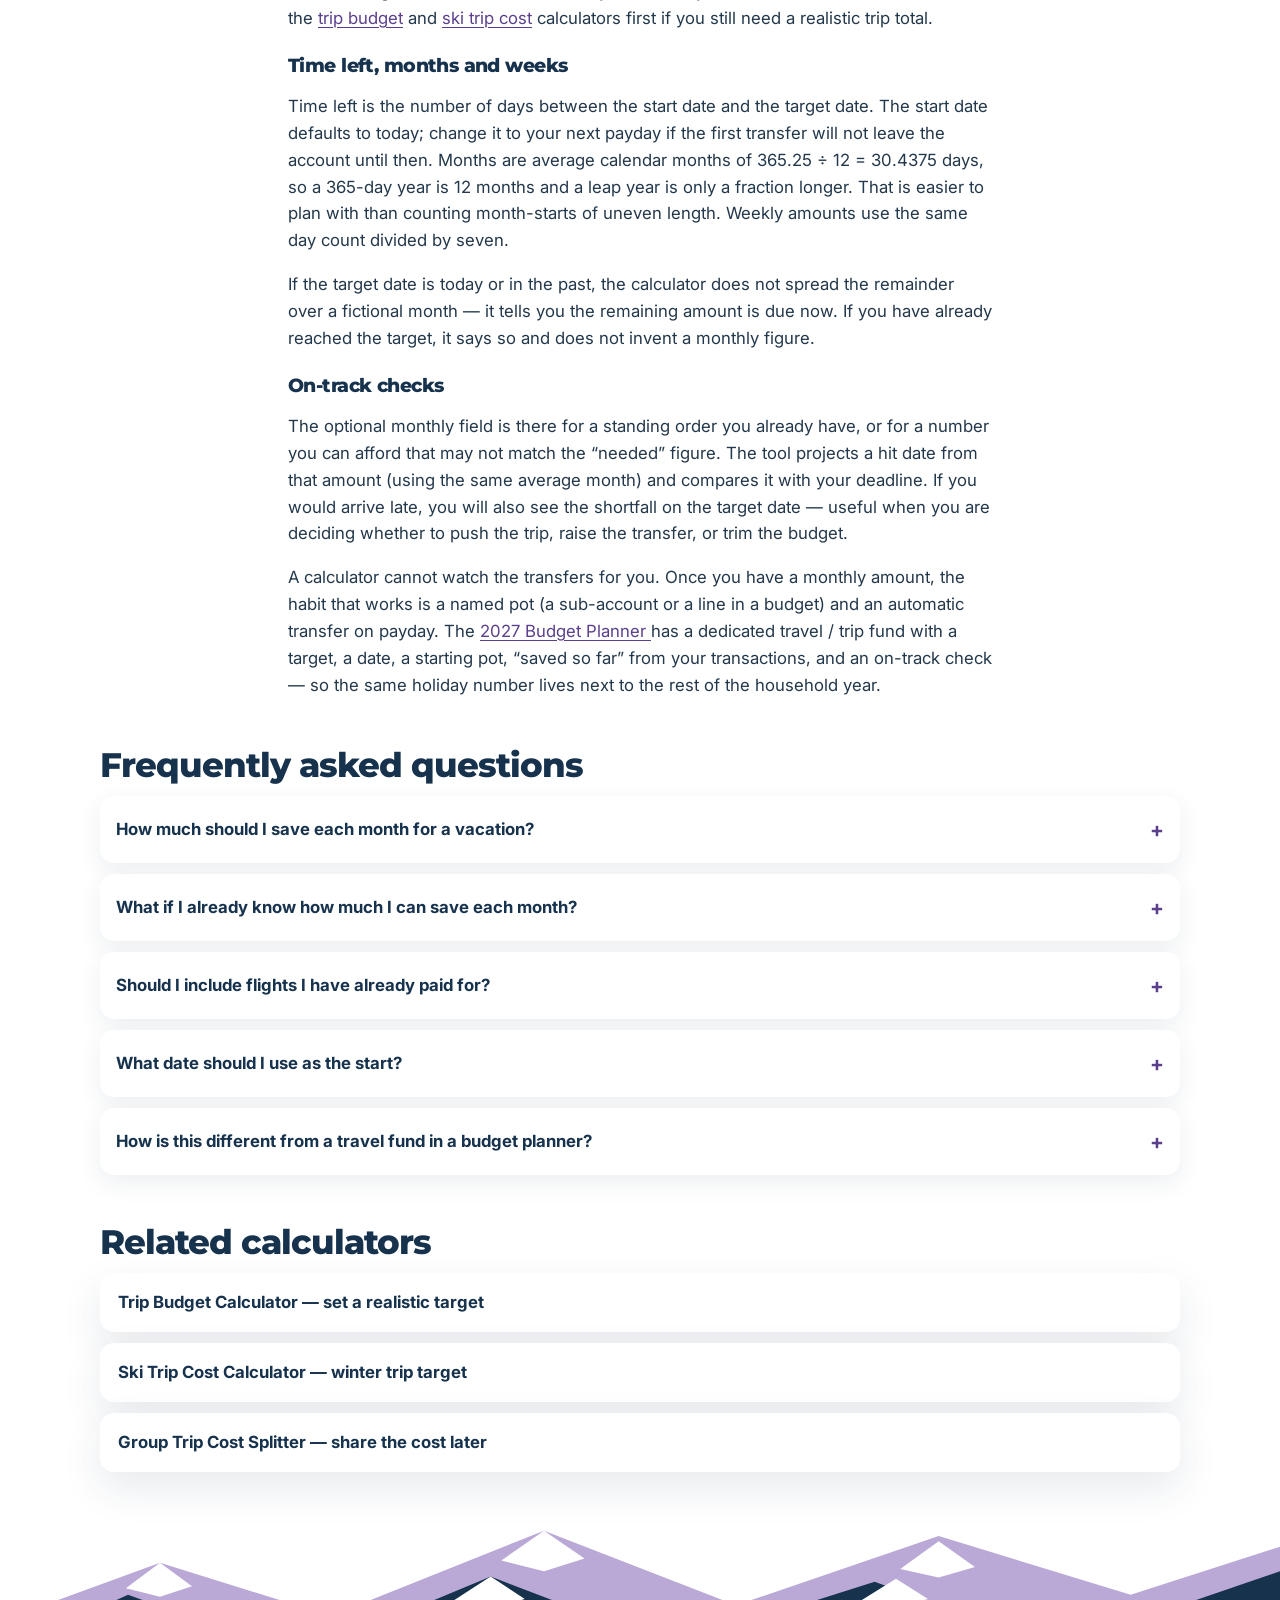
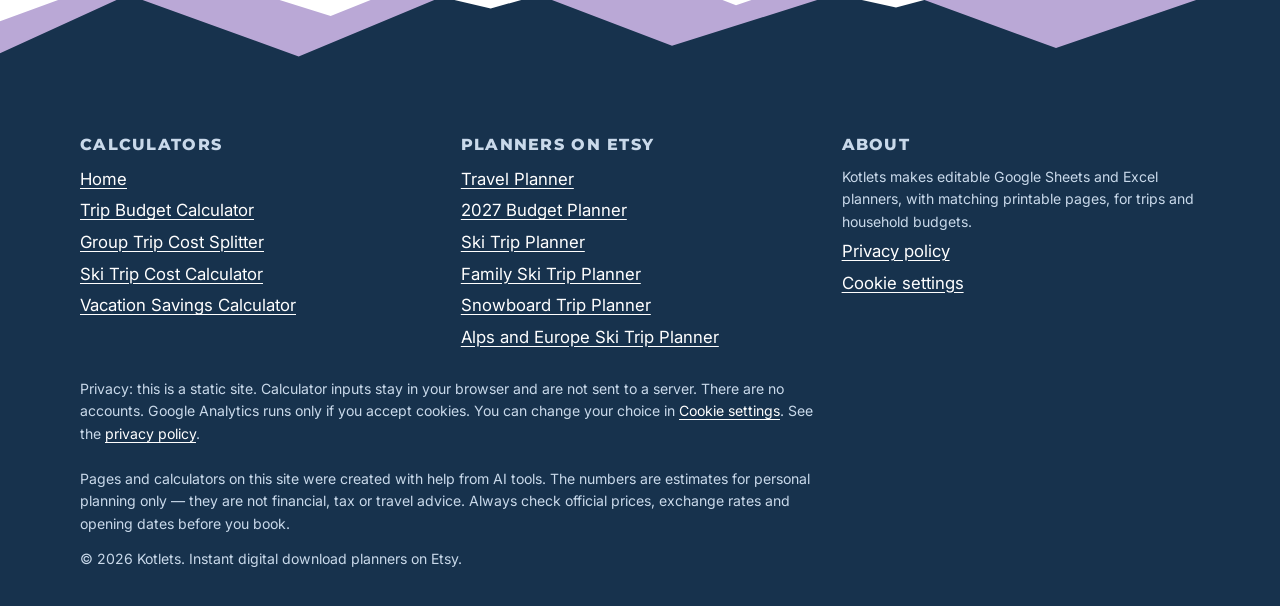
<file: vacation-savings-calculator.html>
<!DOCTYPE html>
<html lang="en">
<head>
  <meta charset="utf-8">
  <meta name="viewport" content="width=device-width, initial-scale=1">
  <title>Vacation Savings Calculator — How Much to Save Each Month | Kotlets</title>
  <meta name="description" content="Free vacation savings calculator: see how much to save each month and each week to hit a holiday target by a date, and check if a planned transfer is on track.">
  <link rel="canonical" href="https://downloadplanner.com/vacation-savings-calculator.html">
  <meta name="robots" content="index,follow">
  <meta name="theme-color" content="#17324D">
  <meta property="og:type" content="website">
  <meta property="og:site_name" content="Kotlets">
  <meta property="og:title" content="Vacation Savings Calculator — How Much to Save Each Month | Kotlets">
  <meta property="og:description" content="Free vacation savings calculator: see how much to save each month and each week to hit a holiday target by a date, and check if a planned transfer is on track.">
  <meta property="og:url" content="https://downloadplanner.com/vacation-savings-calculator.html">
  <meta property="og:image" content="https://downloadplanner.com/img/og-image.png">
  <meta property="og:image:width" content="1200">
  <meta property="og:image:height" content="630">
  <meta name="twitter:card" content="summary_large_image">
  <meta name="twitter:title" content="Vacation Savings Calculator — How Much to Save Each Month | Kotlets">
  <meta name="twitter:description" content="Free vacation savings calculator: see how much to save each month and each week to hit a holiday target by a date, and check if a planned transfer is on track.">
  <meta name="twitter:image" content="https://downloadplanner.com/img/og-image.png">
  <link rel="icon" href="img/favicon-32.png" type="image/png" sizes="32x32">
  <link rel="icon" href="img/favicon.png" type="image/png" sizes="48x48">
  <link rel="apple-touch-icon" href="img/apple-touch-icon.png">
  <link rel="stylesheet" href="css/styles.css">
  <script src="js/analytics.js"></script>
  <script type="application/ld+json">{"@context": "https://schema.org", "@graph": [{"@type": "Organization", "@id": "https://downloadplanner.com/#org", "name": "Kotlets", "url": "https://downloadplanner.com/", "logo": "https://downloadplanner.com/img/logo.png", "description": "Digital travel and budget planners for Google Sheets and Excel, plus free trip calculators."}, {"@type": "WebSite", "@id": "https://downloadplanner.com/#site", "url": "https://downloadplanner.com/", "name": "Kotlets", "publisher": {"@id": "https://downloadplanner.com/#org"}}, {"@type": "WebApplication", "@id": "https://downloadplanner.com/vacation-savings-calculator.html#app", "name": "Vacation Savings Calculator", "url": "https://downloadplanner.com/vacation-savings-calculator.html", "applicationCategory": "FinanceApplication", "operatingSystem": "Any", "offers": {"@type": "Offer", "price": "0", "priceCurrency": "EUR"}, "description": "Free vacation savings calculator: see how much to save each month and each week to hit a holiday target by a date, and check if a planned transfer is on track.", "publisher": {"@id": "https://downloadplanner.com/#org"}, "browserRequirements": "Requires JavaScript.", "isAccessibleForFree": true}, {"@type": "BreadcrumbList", "itemListElement": [{"@type": "ListItem", "position": 1, "name": "Home", "item": "https://downloadplanner.com/"}, {"@type": "ListItem", "position": 2, "name": "Vacation Savings Calculator", "item": "https://downloadplanner.com/vacation-savings-calculator.html"}]}, {"@type": "FAQPage", "@id": "https://downloadplanner.com/vacation-savings-calculator.html#faq", "url": "https://downloadplanner.com/vacation-savings-calculator.html", "mainEntity": [{"@type": "Question", "name": "How much should I save each month for a vacation?", "acceptedAnswer": {"@type": "Answer", "text": "Subtract what you have already saved from the target, then divide the remainder by the time left until your date. This calculator uses average calendar months (365.25 ÷ 12 = 30.4375 days), so a full year is exactly 12 months, and it also shows a weekly amount."}}, {"@type": "Question", "name": "What if I already know how much I can save each month?", "acceptedAnswer": {"@type": "Answer", "text": "Type that amount in the optional monthly field. The calculator will project the date you would hit the target and say whether that is on track for your deadline. If you are behind, it shows the shortfall on the target date."}}, {"@type": "Question", "name": "Should I include flights I have already paid for?", "acceptedAnswer": {"@type": "Answer", "text": "If the target is “what I still need for the trip”, do not include amounts already paid — put those in “already saved”, or leave them out of the target. If the target is “what the whole holiday will cost”, keep the full figure and count prepaid tickets as already saved."}}, {"@type": "Question", "name": "What date should I use as the start?", "acceptedAnswer": {"@type": "Answer", "text": "Use today if you will make the first transfer now. Use the date of your next payday if that is when the standing order starts. The time left is measured in days between the two calendar dates you enter, so the start date matters."}}, {"@type": "Question", "name": "How is this different from a travel fund in a budget planner?", "acceptedAnswer": {"@type": "Answer", "text": "This page answers “how much, by when”. A travel fund in a household budget also tracks the transfers you actually make, the starting pot, and whether you are still on track as the months go by. The 2027 Budget Planner has a dedicated travel / trip fund for that."}}]}]}</script>
</head>
<body>
  <a class="skip" href="#calculator">Skip to calculator</a>
  <div class="topbar" aria-hidden="true"></div>
  <header class="site-header">
    <div class="header-inner">
      <a class="brand" href="index.html">
        <img src="img/mascot.png" width="48" height="45" alt="">
        <span class="brand-name">Kotlets</span>
      </a>
      <button class="nav-toggle" type="button" aria-controls="site-nav" aria-expanded="false" aria-label="Open menu">
        <span class="bars" aria-hidden="true"></span>
      </button>
      <nav class="nav" id="site-nav" aria-label="Primary">
        <ul><li><a href="index.html">Home</a></li><li><a href="trip-budget-calculator.html">Trip budget</a></li><li><a href="group-trip-cost-splitter.html">Group split</a></li><li><a href="ski-trip-cost-calculator.html">Ski trip cost</a></li><li><a href="vacation-savings-calculator.html" aria-current="page">Vacation savings</a></li></ul>
      </nav>
    </div>
  </header>

  <main>
    <section class="hero wrap">
      <p class="kicker">Free calculator</p>
      <h1>Vacation Savings Calculator</h1>
      <p class="lede">Set a target, a date and what you have already saved. See the monthly and weekly amount you need, or test a standing order to find out if you are on track.</p>
    </section>
    <div id="calculator" class="wrap">
      <form class="calc-layout" id="savings-form" novalidate>
        <div class="panel">
          <h2>Your target</h2>
          <div class="fields">
            <div class="field"><label for="save-currency">Currency</label><select id="save-currency" name="save-currency"><option value="EUR" selected>Euro (€)</option><option value="USD">US dollar ($)</option><option value="GBP">Pound sterling (£)</option><option value="PLN">Polish zloty (zł)</option><option value="CHF">Swiss franc (CHF)</option></select></div>
            <div class="field-row two">
              <div class="field"><label for="save-target">Target amount</label>
                <input id="save-target" name="save-target" type="number" min="0" step="0.01" value="4500" required></div>
              <div class="field"><label for="save-saved">Already saved</label>
                <input id="save-saved" name="save-saved" type="number" min="0" step="0.01" value="1200"></div>
            </div>
            <div class="field-row two">
              <div class="field"><label for="save-from">Start date</label>
                <input id="save-from" name="save-from" type="date" value="2026-11-11" required>
                <span class="hint">Use today, or your next payday</span></div>
              <div class="field"><label for="save-to">Target date</label>
                <input id="save-to" name="save-to" type="date" value="2028-02-12" required></div>
            </div>
            <div class="field"><label for="save-monthly">Planned monthly transfer (optional)</label>
              <input id="save-monthly" name="save-monthly" type="number" min="0" step="0.01" value="250" placeholder="Leave blank to skip">
              <span class="hint">If you fill this in, you will also see a projected date and an on-track check.</span></div>
          </div>
        </div>
        <div class="results" id="savings-results" aria-live="polite">
          <h2>Vacation savings plan</h2>
          <p>Enter a target and a date to see a monthly amount.</p>
        </div>
      </form>
    </div>
    <section class="cta-box wrap">
      <h2>Track the fund through the year</h2>
      <p>The <a href="https://www.etsy.com/listing/4614656729/2027-budget-planner-google-sheets-excel" rel="noopener" target="_blank">2027 Budget Planner <span class="visually-hidden">(opens in a new tab)</span></a> has a dedicated travel / trip fund: a target, a date, a starting pot, saved-so-far from your transactions, and an on-track check, next to monthly budgets and other savings goals.</p>
      <p class="btn-row"><a class="btn" href="https://www.etsy.com/listing/4614656729/2027-budget-planner-google-sheets-excel" rel="noopener" target="_blank">Get the 2027 Budget Planner on Etsy <span class="visually-hidden">(opens in a new tab)</span></a></p>
    </section>
    
<article class="prose" id="guide">
  <h2>How to work out a monthly vacation savings amount</h2>
  <p>The reliable way to save for a holiday is to give it a number and a date, then turn that into a transfer you can actually make. This vacation savings calculator does that piece of arithmetic. It takes a target, anything you have already set aside, and the date you want the money ready, and it returns a monthly and a weekly amount. If you already know what you can spare each month, it will also tell you whether that is enough.</p>
  <p>Be precise about the <strong>target</strong>. Some people mean “the remaining cost of a trip I have already partly booked”. Others mean “a pot I want in the bank before I book anything”. Both are valid, but they are different numbers. If flights are already paid, either drop them from the target or count them in “already saved” so you do not save for them twice. Use the <a href="trip-budget-calculator.html">trip budget</a> and <a href="ski-trip-cost-calculator.html">ski trip cost</a> calculators first if you still need a realistic trip total.</p>
  <h3>Time left, months and weeks</h3>
  <p>Time left is the number of days between the start date and the target date. The start date defaults to today; change it to your next payday if the first transfer will not leave the account until then. Months are average calendar months of 365.25 ÷ 12 = 30.4375 days, so a 365-day year is 12 months and a leap year is only a fraction longer. That is easier to plan with than counting month-starts of uneven length. Weekly amounts use the same day count divided by seven.</p>
  <p>If the target date is today or in the past, the calculator does not spread the remainder over a fictional month — it tells you the remaining amount is due now. If you have already reached the target, it says so and does not invent a monthly figure.</p>
  <h3>On-track checks</h3>
  <p>The optional monthly field is there for a standing order you already have, or for a number you can afford that may not match the “needed” figure. The tool projects a hit date from that amount (using the same average month) and compares it with your deadline. If you would arrive late, you will also see the shortfall on the target date — useful when you are deciding whether to push the trip, raise the transfer, or trim the budget.</p>
  <p>A calculator cannot watch the transfers for you. Once you have a monthly amount, the habit that works is a named pot (a sub-account or a line in a budget) and an automatic transfer on payday. The <a href="https://www.etsy.com/listing/4614656729/2027-budget-planner-google-sheets-excel" rel="noopener" target="_blank">2027 Budget Planner <span class="visually-hidden">(opens in a new tab)</span></a> has a dedicated travel / trip fund with a target, a date, a starting pot, “saved so far” from your transactions, and an on-track check — so the same holiday number lives next to the rest of the household year.</p>
</article>

    <section class='faq wrap' id='faq' aria-labelledby='faq-h'><h2 id='faq-h'>Frequently asked questions</h2><details><summary>How much should I save each month for a vacation?</summary><p>Subtract what you have already saved from the target, then divide the remainder by the time left until your date. This calculator uses average calendar months (365.25 ÷ 12 = 30.4375 days), so a full year is exactly 12 months, and it also shows a weekly amount.</p></details><details><summary>What if I already know how much I can save each month?</summary><p>Type that amount in the optional monthly field. The calculator will project the date you would hit the target and say whether that is on track for your deadline. If you are behind, it shows the shortfall on the target date.</p></details><details><summary>Should I include flights I have already paid for?</summary><p>If the target is “what I still need for the trip”, do not include amounts already paid — put those in “already saved”, or leave them out of the target. If the target is “what the whole holiday will cost”, keep the full figure and count prepaid tickets as already saved.</p></details><details><summary>What date should I use as the start?</summary><p>Use today if you will make the first transfer now. Use the date of your next payday if that is when the standing order starts. The time left is measured in days between the two calendar dates you enter, so the start date matters.</p></details><details><summary>How is this different from a travel fund in a budget planner?</summary><p>This page answers “how much, by when”. A travel fund in a household budget also tracks the transfers you actually make, the starting pot, and whether you are still on track as the months go by. The <a href="https://www.etsy.com/listing/4614656729/2027-budget-planner-google-sheets-excel" rel="noopener" target="_blank">2027 Budget Planner <span class="visually-hidden">(opens in a new tab)</span></a> has a dedicated travel / trip fund for that.</p></details></section>
    <section class="related wrap" aria-labelledby="related-h"><h2 id="related-h">Related calculators</h2><ul><li><a href="trip-budget-calculator.html">Trip Budget Calculator — set a realistic target</a></li><li><a href="ski-trip-cost-calculator.html">Ski Trip Cost Calculator — winter trip target</a></li><li><a href="group-trip-cost-splitter.html">Group Trip Cost Splitter — share the cost later</a></li></ul></section>
  </main>

  <footer class="site-footer">
    <svg class="mtn" viewBox="0 0 1200 180" xmlns="http://www.w3.org/2000/svg" aria-hidden="true" focusable="false" preserveAspectRatio="none">
  <path fill="#BAA8D6" d="M0 180V95l150-55 160 50 200-80 180 70 190-65 180 55 140-45V180Z"/>
  <path fill="#17324D" d="M0 180V125l120-55 160 58 180-75 170 65 190-60 170 62 210-72V180Z"/>
  <path fill="#fff" d="M150 40l-32 24 32 8 30-10zM510 10l-40 28 40 10 38-12zM880 20l-36 26 36 8 34-10zM460 53l-34 22 34 8 32-9zM840 55l-32 20 32 7 30-8z"/>
</svg>
    <div class="foot-body">
      <div class="foot-inner">
        <div class="foot-grid">
          <div>
            <h2>Calculators</h2>
            <ul><li><a href="index.html">Home</a></li><li><a href="trip-budget-calculator.html">Trip Budget Calculator</a></li><li><a href="group-trip-cost-splitter.html">Group Trip Cost Splitter</a></li><li><a href="ski-trip-cost-calculator.html">Ski Trip Cost Calculator</a></li><li><a href="vacation-savings-calculator.html">Vacation Savings Calculator</a></li></ul>
          </div>
          <div>
            <h2>Planners on Etsy</h2>
            <ul>
              <li><a href="https://www.etsy.com/listing/4614671910/travel-planner-spreadsheet-google-sheets" rel="noopener" target="_blank">Travel Planner <span class="visually-hidden">(opens in a new tab)</span></a></li>
              <li><a href="https://www.etsy.com/listing/4614656729/2027-budget-planner-google-sheets-excel" rel="noopener" target="_blank">2027 Budget Planner <span class="visually-hidden">(opens in a new tab)</span></a></li>
              <li><a href="https://www.etsy.com/listing/4603663745" rel="noopener" target="_blank">Ski Trip Planner <span class="visually-hidden">(opens in a new tab)</span></a></li>
              <li><a href="https://www.etsy.com/listing/4604086456" rel="noopener" target="_blank">Family Ski Trip Planner <span class="visually-hidden">(opens in a new tab)</span></a></li>
              <li><a href="https://www.etsy.com/listing/4604087324" rel="noopener" target="_blank">Snowboard Trip Planner <span class="visually-hidden">(opens in a new tab)</span></a></li>
              <li><a href="https://www.etsy.com/listing/4604064801" rel="noopener" target="_blank">Alps and Europe Ski Trip Planner <span class="visually-hidden">(opens in a new tab)</span></a></li>
            </ul>
          </div>
          <div>
            <h2>About</h2>
            <p class="fine" style="margin-top:0">Kotlets makes editable Google Sheets and Excel planners, with matching printable pages, for trips and household budgets.</p>
            <ul>
              <li><a href="privacy.html">Privacy policy</a></li>
              <li><a href="privacy.html#cookies" class="js-cookie-settings">Cookie settings</a></li>
            </ul>
          </div>
        </div>
        <p class="fine" id="privacy">Privacy: this is a static site. Calculator inputs stay in your browser and are not sent to a server. There are no accounts. Google Analytics runs only if you accept cookies. You can change your choice in <a href="privacy.html#cookies" class="js-cookie-settings">Cookie settings</a>. See the <a href="privacy.html">privacy policy</a>.</p>
        <p class="fine">Pages and calculators on this site were created with help from AI tools. The numbers are estimates for personal planning only — they are not financial, tax or travel advice. Always check official prices, exchange rates and opening dates before you book.</p>
        <p class="copy">© <span id="year">2026</span> Kotlets. Instant digital download planners on Etsy.</p>
      </div>
    </div>
  </footer>
  <script src="js/calc.js" defer></script>
  <script src="js/app.js" defer></script>
</body>
</html>
</file>
<file: css/styles.css>
/* Kotlets — shop-standard listing palette, mobile first */
:root{
  --navy:#17324D;
  --coral:#FF7A59;
  --purple:#5B3F8C;
  --lavender:#ECE4F7;
  --pale:#F7FAFC;
  --white:#fff;
  --muted:#5A6B7D;
  --gold:#C79212;
  --line:#C9D9EA;
  --card:#fff;
  --shadow:0 16px 40px rgba(23,50,77,.10);
  --max:1120px;
  --sans:Inter,system-ui,-apple-system,Segoe UI,Roboto,sans-serif;
  --display:Montserrat,Inter,system-ui,sans-serif;
  --focus:0 0 0 3px #fff,0 0 0 6px var(--purple);
}
*{box-sizing:border-box}
html{scroll-behavior:smooth}
html,body{margin:0;padding:0}
body{
  font-family:var(--sans);
  color:var(--navy);
  background:linear-gradient(160deg,var(--lavender) 0%,var(--pale) 52%,var(--white) 100%);
  background-attachment:fixed;
  line-height:1.6;
  min-height:100vh;
  font-size:1.05rem;
}
img{max-width:100%;height:auto;display:block}
a{color:var(--purple);text-underline-offset:3px}
a:hover{color:var(--navy)}
:focus-visible{outline:3px solid var(--purple);outline-offset:3px}
.skip{
  position:absolute;left:-999px;top:0;background:var(--navy);color:#fff;
  padding:.75rem 1rem;z-index:1000
}
.skip:focus{left:1rem;top:1rem}

/* Header */
.topbar{height:10px;background:var(--coral)}
.site-header{
  position:sticky;top:0;z-index:50;
  background:rgba(236,228,247,.92);
  backdrop-filter:blur(10px);
  border-bottom:1px solid rgba(91,63,140,.12);
}
.header-inner{
  max-width:var(--max);margin:0 auto;padding:.7rem 1.25rem;
  display:flex;align-items:center;justify-content:space-between;gap:1rem;
}
.brand{display:flex;align-items:center;gap:.7rem;text-decoration:none;color:var(--navy)}
.brand img{width:48px;height:45px;object-fit:contain}
.brand-name{font-family:var(--display);font-weight:800;font-size:1.35rem;letter-spacing:-.02em}
.nav-toggle{
  display:inline-flex;align-items:center;justify-content:center;
  width:44px;height:44px;border:2px solid var(--navy);border-radius:10px;
  background:#fff;color:var(--navy);cursor:pointer;
}
.nav-toggle .bars{display:block;width:18px;height:2px;background:currentColor;position:relative}
.nav-toggle .bars:before,.nav-toggle .bars:after{
  content:"";position:absolute;left:0;width:18px;height:2px;background:currentColor
}
.nav-toggle .bars:before{top:-6px}
.nav-toggle .bars:after{top:6px}
.nav{display:none;position:absolute;left:0;right:0;top:100%;
  background:#fff;border-bottom:1px solid var(--line);padding:.5rem 1.25rem 1rem;
  box-shadow:var(--shadow)
}
.nav.is-open{display:block}
.nav ul{list-style:none;margin:0;padding:0;display:flex;flex-direction:column;gap:.25rem}
.nav a{
  display:block;padding:.6rem .4rem;text-decoration:none;color:var(--navy);
  font-weight:600;border-radius:8px
}
.nav a:hover{background:var(--lavender);color:var(--purple)}
.nav a[aria-current="page"]{color:var(--purple);box-shadow:inset 0 -3px 0 var(--coral)}

/* Layout */
.wrap{max-width:var(--max);margin:0 auto;padding:0 1.25rem}
.hero{padding:2.2rem 0 1.5rem}
.kicker{
  font-family:var(--display);font-weight:700;letter-spacing:.16em;
  color:var(--purple);font-size:.78rem;text-transform:uppercase;margin:0 0 .8rem
}
h1,h2,h3{font-family:var(--display);font-weight:800;line-height:1.15;letter-spacing:-.03em;margin:0 0 .7rem}
h1{font-size:clamp(2rem,6vw,3.4rem);color:var(--navy)}
h2{font-size:clamp(1.5rem,3.5vw,2.1rem)}
h3{font-size:1.2rem}
.lede{font-size:1.15rem;color:var(--muted);max-width:42rem;margin:0 0 1.4rem}
.hero-grid{display:grid;gap:1.5rem;align-items:center}
.mascot{width:180px;height:auto;margin:0 auto}
.pill{
  display:inline-block;background:var(--purple);color:#fff;font-weight:700;
  padding:.35rem .8rem;border-radius:999px;font-size:.85rem;margin:0 .4rem .4rem 0
}
.pill.navy{background:var(--navy)}
.pill.line{background:#fff;color:var(--navy);border:2px solid var(--navy)}

/* Cards & buttons */
.btn{
  display:inline-flex;align-items:center;justify-content:center;gap:.4rem;
  background:var(--navy);color:#fff;text-decoration:none;font-weight:700;
  padding:.85rem 1.2rem;border-radius:999px;border:2px solid var(--navy);
  cursor:pointer;font:inherit;line-height:1.2
}
.btn:hover{background:#0f2233;color:#fff}
.btn-ghost{background:#fff;color:var(--navy)}
.btn-ghost:hover{background:var(--lavender);color:var(--navy)}
.btn-row{display:flex;flex-wrap:wrap;gap:.7rem;margin:1rem 0}
.card{
  background:var(--card);border-radius:18px;box-shadow:var(--shadow);
  padding:1.25rem 1.3rem;border-top:8px solid var(--purple)
}
.card.alt{border-top-color:var(--coral)}
.grid{display:grid;gap:1.1rem}
.tools{margin-top:1.5rem;margin-bottom:2.5rem}
.tool-card h2{font-size:1.3rem;margin-bottom:.35rem}
.tool-card p{margin:0 0 1rem;color:var(--muted)}
.showcase{margin-top:2rem;margin-bottom:3rem}
.planner{
  background:#fff;border-radius:18px;padding:1.2rem 1.3rem;
  box-shadow:var(--shadow);border-left:8px solid var(--coral)
}
.planner h3{margin-bottom:.35rem}
.planner p{margin:0 0 .9rem;color:var(--muted)}

/* Calculator */
.calc-layout{display:grid;gap:1.25rem;margin:0 0 2.5rem}
.panel{
  background:#fff;border-radius:18px;box-shadow:var(--shadow);
  padding:1.2rem 1.15rem;border:1px solid var(--line)
}
.panel h2{font-size:1.25rem}
.fields{display:grid;gap:.9rem}
.field{display:flex;flex-direction:column;gap:.3rem}
.field-row{display:grid;gap:.7rem}
label,fieldset legend{font-weight:600;font-size:.95rem}
.hint{font-size:.85rem;color:var(--muted);font-weight:400}
input[type="number"],input[type="text"],input[type="date"],select,textarea{
  font:inherit;padding:.65rem .7rem;border:2px solid var(--line);border-radius:10px;
  background:#fff;color:var(--navy);width:100%;min-height:44px
}
input:focus,select:focus,textarea:focus{border-color:var(--purple)}
fieldset{border:0;padding:0;margin:0}
.results{
  background:var(--navy);color:#fff;border-radius:18px;padding:1.3rem 1.2rem;
  box-shadow:var(--shadow)
}
.results h2{color:#fff}
.results .big{font-family:var(--display);font-weight:800;font-size:clamp(1.8rem,5vw,2.6rem);margin:.2rem 0}
.results .gold{color:var(--gold)}
.results table{width:100%;border-collapse:collapse;margin:1rem 0;font-size:.95rem}
.results th,.results td{text-align:left;padding:.4rem 0;border-bottom:1px solid rgba(255,255,255,.15)}
.results th{font-weight:600;color:#c9d9ea}
.settle li{margin:.35rem 0}
.callout{
  background:var(--navy);color:#fff;border-radius:14px;padding:1rem 1.1rem;
  border-left:8px solid var(--coral);margin:1rem 0
}
.callout a{color:#fff}
.cta-box{
  background:#fff;border-radius:18px;padding:1.4rem 1.3rem;margin-top:1.5rem;margin-bottom:2.5rem;
  box-shadow:var(--shadow);border-top:8px solid var(--coral)
}
.cta-box p{color:var(--muted)}

/* Prose / FAQ */
.prose{max-width:44rem;margin:0 auto 3rem}
.prose h2{margin:2rem 0 .8rem}
.prose h3{margin:1.4rem 0 .5rem}
.prose p,.prose li{color:#24384b}
.prose ul,.prose ol{padding-left:1.2rem}
.faq{margin-top:2rem;margin-bottom:3rem}
.faq details{
  background:#fff;border-radius:14px;padding:.2rem 1rem;margin:0 0 .7rem;
  box-shadow:0 8px 24px rgba(23,50,77,.08)
}
.faq summary{
  cursor:pointer;font-weight:700;padding:.85rem 0;list-style:none;
  display:flex;justify-content:space-between;align-items:center;gap:1rem
}
.faq summary::-webkit-details-marker{display:none}
.faq summary:after{content:"+";color:var(--purple);font-size:1.3rem;font-weight:700}
.faq details[open] summary:after{content:"–"}
.faq details p{margin:0 0 1rem;color:var(--muted)}

/* People / expenses editor */
.stack{display:grid;gap:.7rem}
.row-card{
  display:grid;gap:.5rem;background:var(--pale);border-radius:12px;padding:.8rem;
  border:1px solid var(--line)
}
.row-card .del{justify-self:start}
.checks{display:flex;flex-wrap:wrap;gap:.4rem .8rem}
.checks label{font-weight:500;display:flex;align-items:center;gap:.35rem}

/* Footer + mountains */
.site-footer{position:relative;color:#fff;margin-top:3rem}
.mtn{display:block;width:100%;height:auto;vertical-align:bottom}
.foot-body{background:var(--navy);padding:1.5rem 1.25rem 2.2rem}
.foot-inner{max-width:var(--max);margin:0 auto}
.foot-grid{display:grid;gap:1.4rem}
.site-footer a{color:#fff}
.site-footer h2{font-size:1rem;letter-spacing:.08em;text-transform:uppercase;color:#c9d9ea}
.site-footer ul{list-style:none;margin:.3rem 0 0;padding:0}
.site-footer li{margin:.3rem 0}
.fine{font-size:.88rem;color:#c9d9ea;margin:1.4rem 0 0;max-width:46rem}
.copy{margin:.8rem 0 0;font-size:.88rem;color:#c9d9ea}

.related{margin-bottom:3rem}
.related ul{list-style:none;padding:0;margin:0;display:grid;gap:.7rem}
.related a{
  display:block;background:#fff;border-radius:14px;padding:1rem 1.1rem;
  text-decoration:none;color:var(--navy);font-weight:700;box-shadow:var(--shadow)
}
.related a:hover{border-left:6px solid var(--coral)}

/* Keep main containers centered when a section also sets vertical margins */
.wrap,.header-inner,.foot-inner{
  margin-left:auto;
  margin-right:auto;
}

@media (min-width:720px){
  .nav-toggle{display:none}
  .nav{display:block;position:static;background:transparent;border:0;padding:0;box-shadow:none}
  .nav ul{flex-direction:row;gap:.2rem 1rem;flex-wrap:wrap;justify-content:flex-end}
  .nav a{padding:.4rem .55rem}
  .hero-grid{grid-template-columns:1.2fr .8fr}
  .mascot{width:230px;margin-left:auto}
  .grid-2,.tools,.showcase-grid,.field-row.two,.foot-grid{grid-template-columns:1fr 1fr}
  .grid-3,.showcase-grid{grid-template-columns:1fr 1fr}
  .calc-layout{grid-template-columns:1.15fr .85fr;align-items:start}
  .results{position:sticky;top:5.5rem}
}
@media (min-width:960px){
  .tools,.showcase-grid{grid-template-columns:repeat(4,1fr)}
  .foot-grid{grid-template-columns:repeat(3,1fr)}
  .grid-3{grid-template-columns:repeat(3,1fr)}
  .field-row.three{grid-template-columns:repeat(3,1fr)}
  .header-inner{padding:.7rem 1.5rem}
}

@media (prefers-reduced-motion:reduce){
  html{scroll-behavior:auto}
  *{transition:none!important}
}
@media print{
  .topbar,.site-header,.site-footer,.cta-box,.btn,.nav-toggle,.related,.cookie-banner{display:none!important}
  body{background:#fff}
  .results{background:#fff;color:#000;box-shadow:none}
  .results h2,.results .gold{color:#000}
}
.visually-hidden{
  position:absolute!important;width:1px;height:1px;padding:0;margin:-1px;
  overflow:hidden;clip:rect(0,0,0,0);white-space:nowrap;border:0
}

@font-face{
  font-family:Inter;
  src:url("../fonts/inter-var.woff") format("woff");
  font-weight:100 900;
  font-style:normal;
  font-display:swap
}
@font-face{
  font-family:Montserrat;
  src:url("../fonts/montserrat-var.woff") format("woff");
  font-weight:100 900;
  font-style:normal;
  font-display:swap
}

@media (max-width:719px){
  .calc-layout{display:flex;flex-direction:column}
  .calc-layout .results{order:-1;margin-bottom:.4rem;position:static}
}

/* Cookie consent banner */
.cookie-banner{
  position:fixed;left:0;right:0;bottom:0;z-index:900;
  background:var(--navy);color:#fff;
  box-shadow:0 -8px 28px rgba(23,50,77,.22);
  padding:.8rem 1.25rem calc(.8rem + env(safe-area-inset-bottom,0px));
}
.cookie-banner[hidden]{display:none!important}
.cookie-banner-inner{
  max-width:var(--max);margin:0 auto;
  display:flex;flex-wrap:wrap;align-items:center;gap:.7rem 1rem;
}
.cookie-banner p{margin:0;flex:1 1 16rem;font-size:.92rem;color:#e8eef5;line-height:1.45}
.cookie-banner a{color:#fff}
.cookie-banner a:hover{color:var(--gold)}
.cookie-banner .cookie-actions{display:flex;flex-wrap:wrap;gap:.5rem}
.cookie-banner .btn{padding:.6rem 1.05rem;min-height:44px;background:var(--coral);color:var(--navy);border-color:var(--coral)}
.cookie-banner .btn:hover{background:#ff8d70;color:var(--navy)}
.cookie-banner .btn-ghost{background:transparent;color:#fff;border-color:#fff}
.cookie-banner .btn-ghost:hover{background:rgba(255,255,255,.14);color:#fff}
</file>
